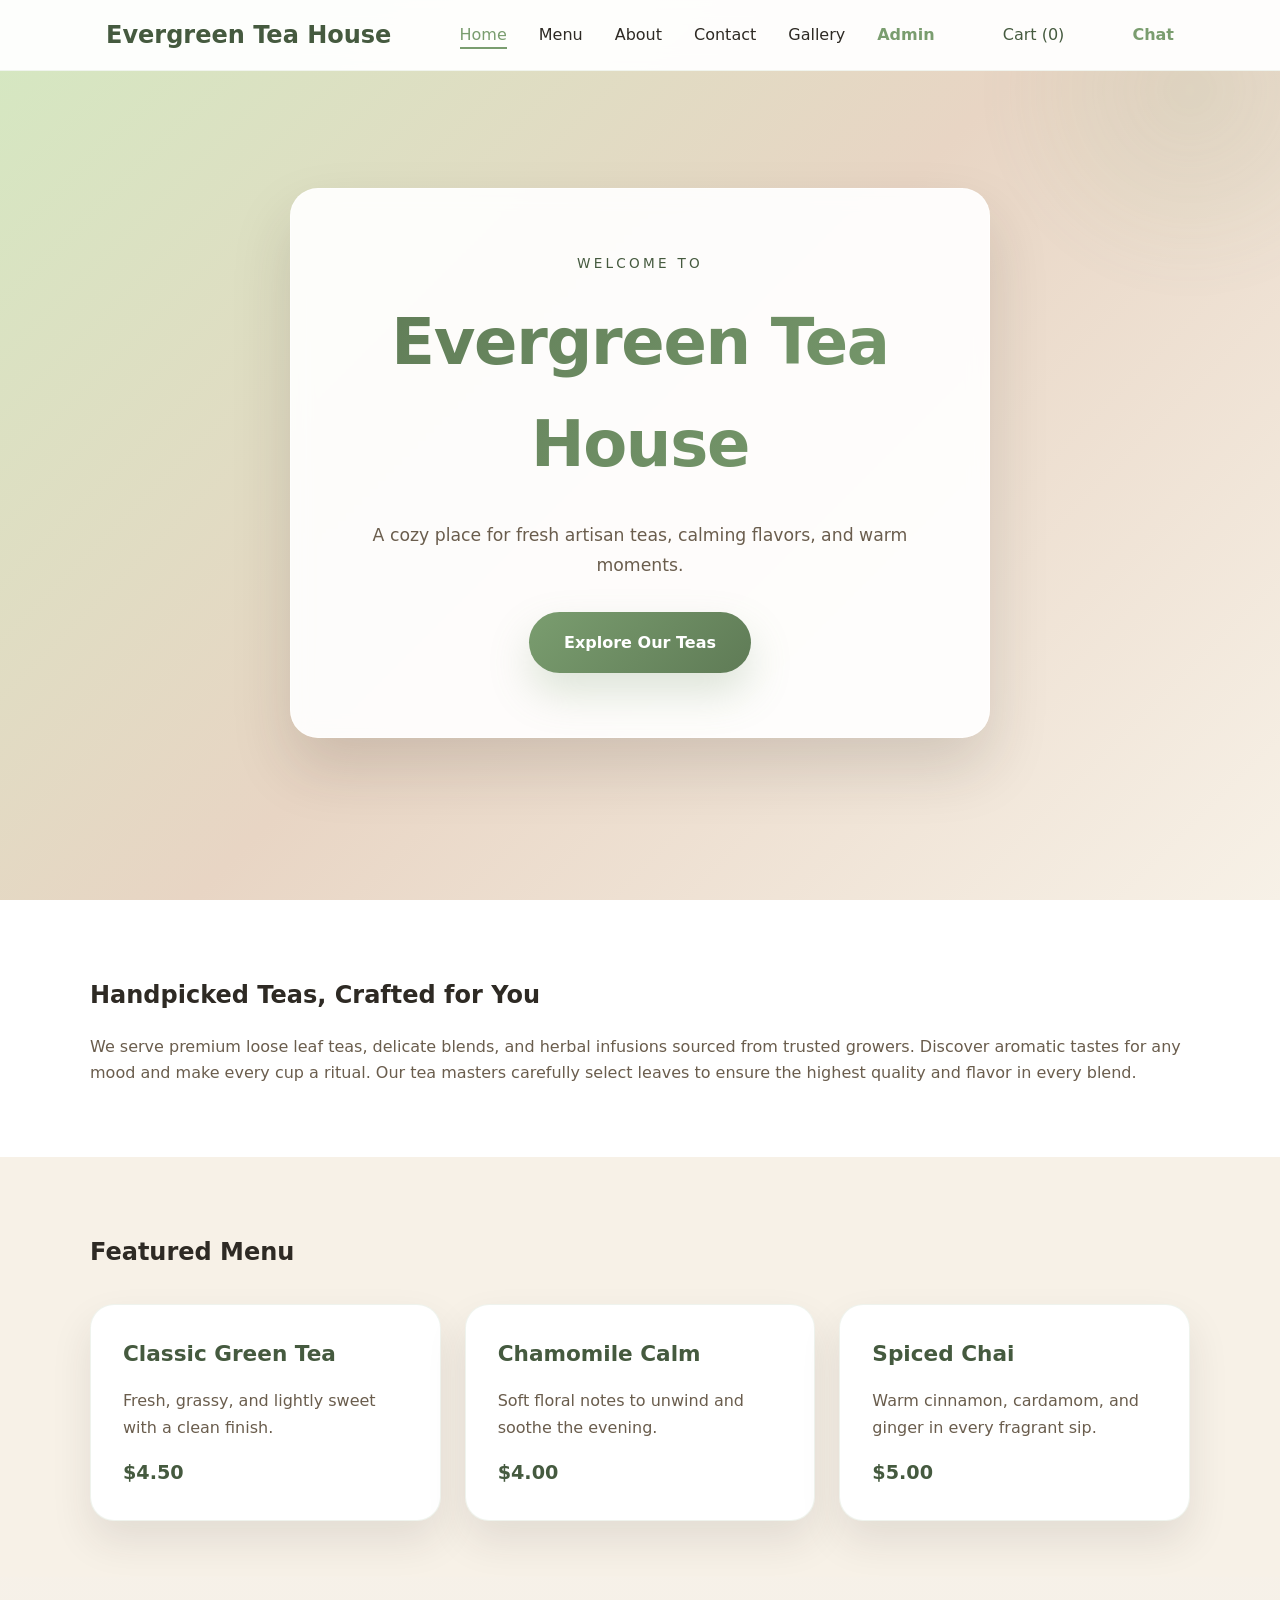
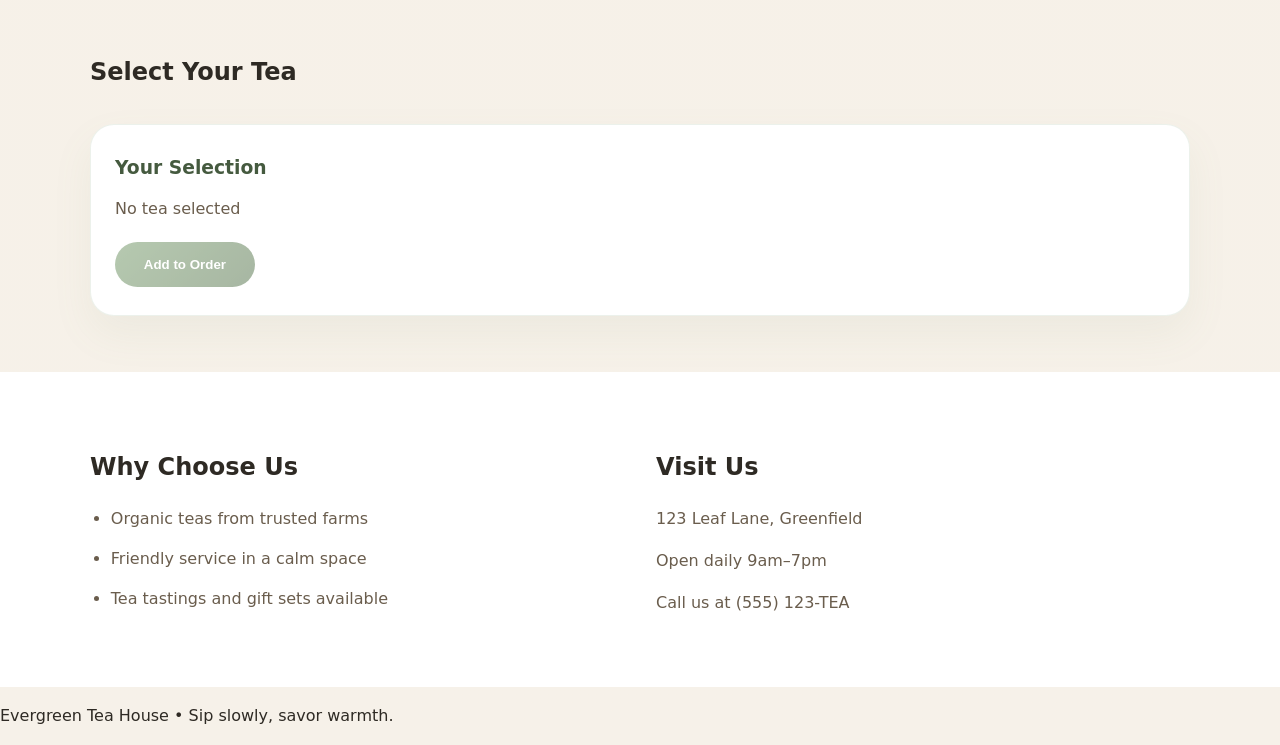
<file: index.html>
<!DOCTYPE html>
<html lang="en">
<head>
  <meta charset="UTF-8" />
  <meta name="viewport" content="width=device-width, initial-scale=1.0" />
  <title>Evergreen Tea House</title>
  <link rel="stylesheet" href="styles.css" />
</head>
<body>
  <nav class="navbar">
    <div class="nav-container">
      <a href="index.html" class="nav-logo">Evergreen Tea House</a>
      <ul class="nav-menu">
        <li><a href="index.html">Home</a></li>
        <li><a href="menu.html">Menu</a></li>
        <li><a href="about.html">About</a></li>
        <li><a href="contact.html">Contact</a></li>
        <li><a href="gallery.html">Gallery</a></li>
        <li><a href="admin.html" style="color: var(--accent); font-weight: 600;">Admin</a></li>
      </ul>
      <div class="cart-icon">Cart (<span class="cart-count">0</span>)</div>
      <div class="chat-icon">Chat</div>
    </div>
  </nav>
  <header class="hero">
    <div class="hero-content">
      <p class="eyebrow">Welcome to</p>
      <h1>Evergreen Tea House</h1>
      <p class="hero-text">A cozy place for fresh artisan teas, calming flavors, and warm moments.</p>
      <a href="#menu" class="cta-button">Explore Our Teas</a>
    </div>
  </header>

  <main>
    <section class="section intro">
      <div class="section-content">
        <h2>Handpicked Teas, Crafted for You</h2>
        <p>We serve premium loose leaf teas, delicate blends, and herbal infusions sourced from trusted growers. Discover aromatic tastes for any mood and make every cup a ritual. Our tea masters carefully select leaves to ensure the highest quality and flavor in every blend.</p>
      </div>
    </section>

    <section id="menu" class="section menu">
      <div class="section-content">
        <h2>Featured Menu</h2>
        <div class="cards">
          <article class="card" data-detail="Fresh, grassy, and lightly sweet with a clean finish." data-benefit="Boosts focus and helps restore calm.">
            <h3>Classic Green Tea</h3>
            <p>Fresh, grassy, and lightly sweet with a clean finish.</p>
            <span class="price">$4.50</span>
          </article>
          <article class="card" data-detail="Soft floral notes to unwind and soothe the evening." data-benefit="Perfect for relaxation and an evening ritual.">
            <h3>Chamomile Calm</h3>
            <p>Soft floral notes to unwind and soothe the evening.</p>
            <span class="price">$4.00</span>
          </article>
          <article class="card" data-detail="Warm cinnamon, cardamom, and ginger in every fragrant sip." data-benefit="Comforting spice blend to energize and soothe.">
            <h3>Spiced Chai</h3>
            <p>Warm cinnamon, cardamom, and ginger in every fragrant sip.</p>
            <span class="price">$5.00</span>
          </article>
        </div>
      </div>
    </section>

    <section class="section selection">
      <div class="section-content">
        <h2>Select Your Tea</h2>
        <div class="selection-panel">
          <h3>Your Selection</h3>
          <p class="selection-text">No tea selected</p>
          <button class="action-button add-order-button" disabled>Add to Order</button>
        </div>
      </div>
    </section>

    <section class="section about">
      <div class="section-content split">
        <div>
          <h2>Why Choose Us</h2>
          <ul>
            <li>Organic teas from trusted farms</li>
            <li>Friendly service in a calm space</li>
            <li>Tea tastings and gift sets available</li>
          </ul>
        </div>
        <div>
          <h2>Visit Us</h2>
          <p>123 Leaf Lane, Greenfield</p>
          <p>Open daily 9am–7pm</p>
          <p>Call us at (555) 123-TEA</p>
        </div>
      </div>
    </section>
  </main>

  <footer class="footer">
    <p>Evergreen Tea House • Sip slowly, savor warmth.</p>
  </footer>

  <div id="chat-modal" class="chat-modal">
    <div class="chat-container">
      <div class="chat-header">
        <h3>Tea Assistant</h3>
        <button class="close-chat">&times;</button>
      </div>
      <div class="chat-messages" id="chat-messages">
        <div class="message bot-message">
          <p>Hello! I'm your Tea Assistant. How can I help you today? Ask me about our teas or recommendations!</p>
        </div>
      </div>
      <div class="chat-input">
        <input type="text" id="chat-input" placeholder="Type your message...">
        <button id="send-chat">Send</button>
      </div>
    </div>
  </div>

  <div id="cart-modal" class="cart-modal">
    <div class="cart-container">
      <div class="cart-header">
        <h3>Your Cart</h3>
        <button class="close-cart">&times;</button>
      </div>
      <div class="cart-summary">
        <ul class="cart-items"></ul>
        <p class="cart-total">Total: $0.00</p>
        <button class="checkout-button action-button" disabled>Checkout</button>
      </div>
    </div>
  </div>

  <script src="script.js"></script>
</body>
</html>
</file>
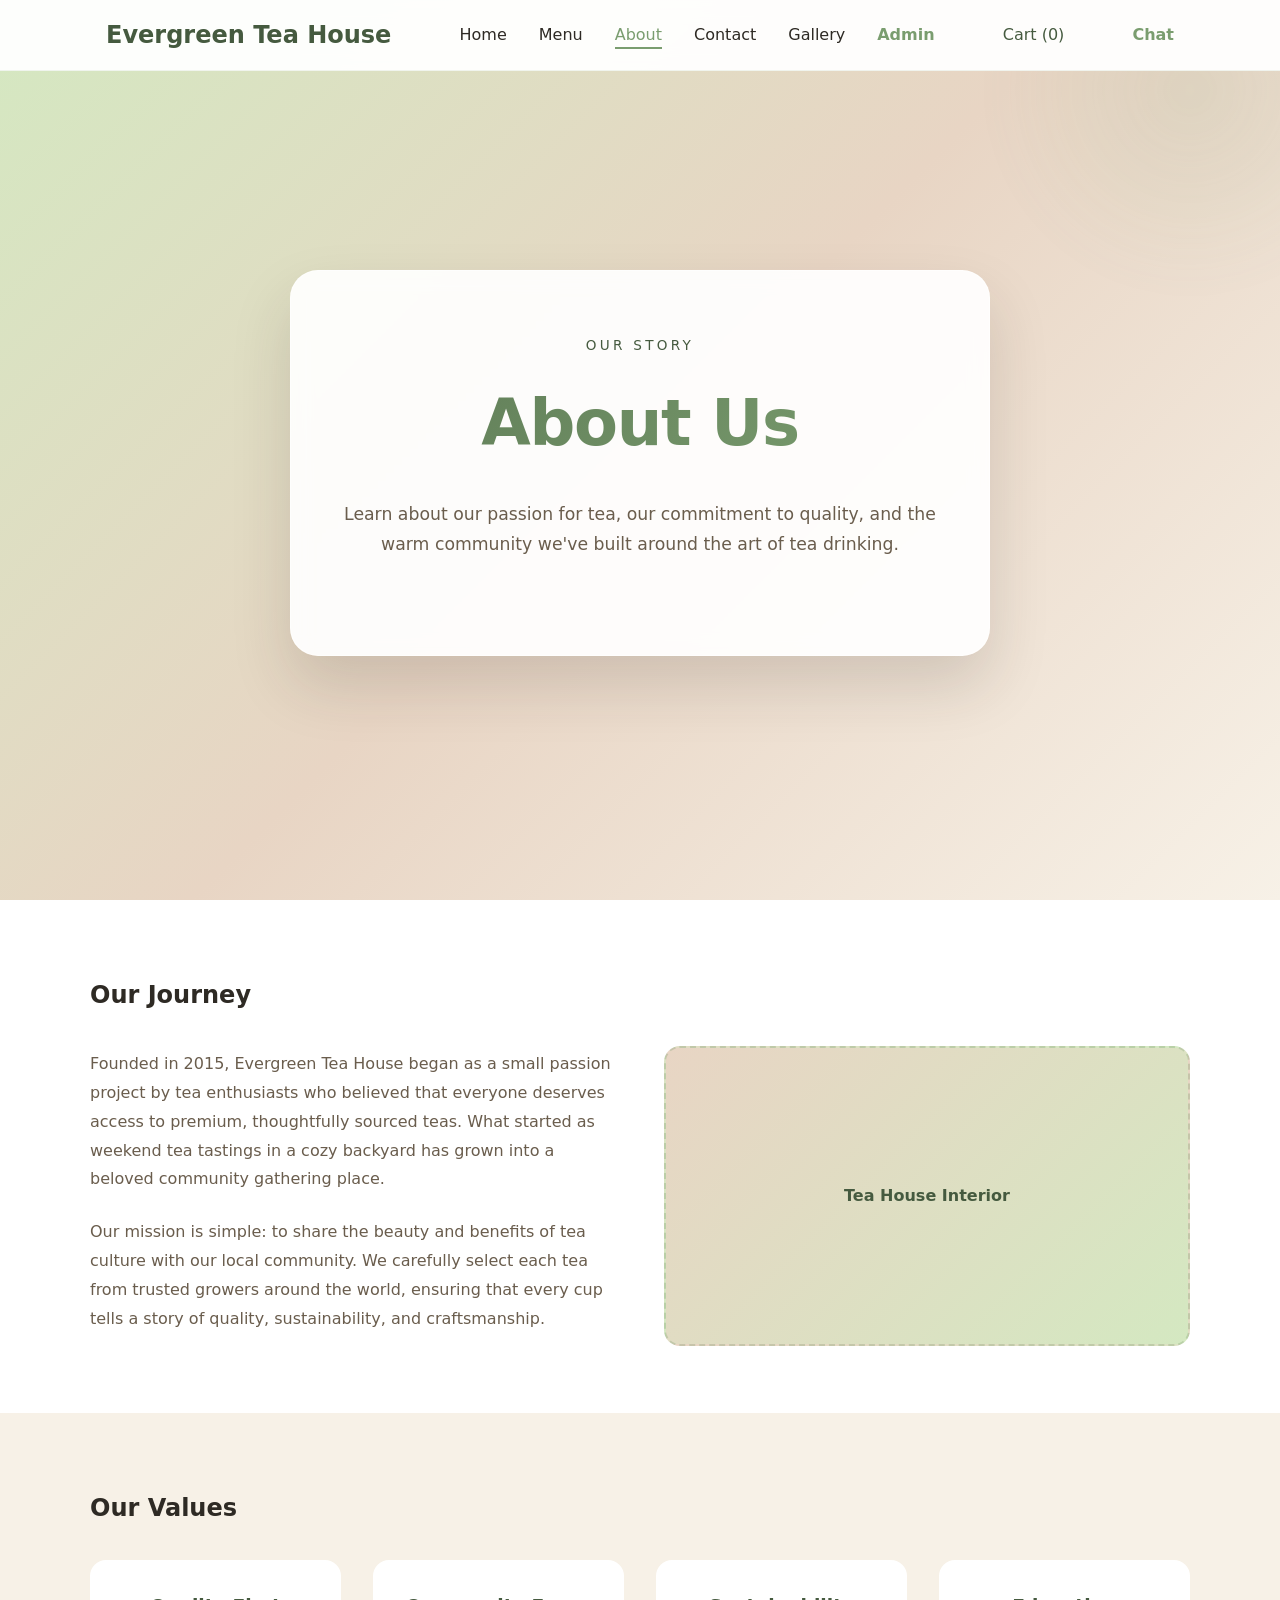
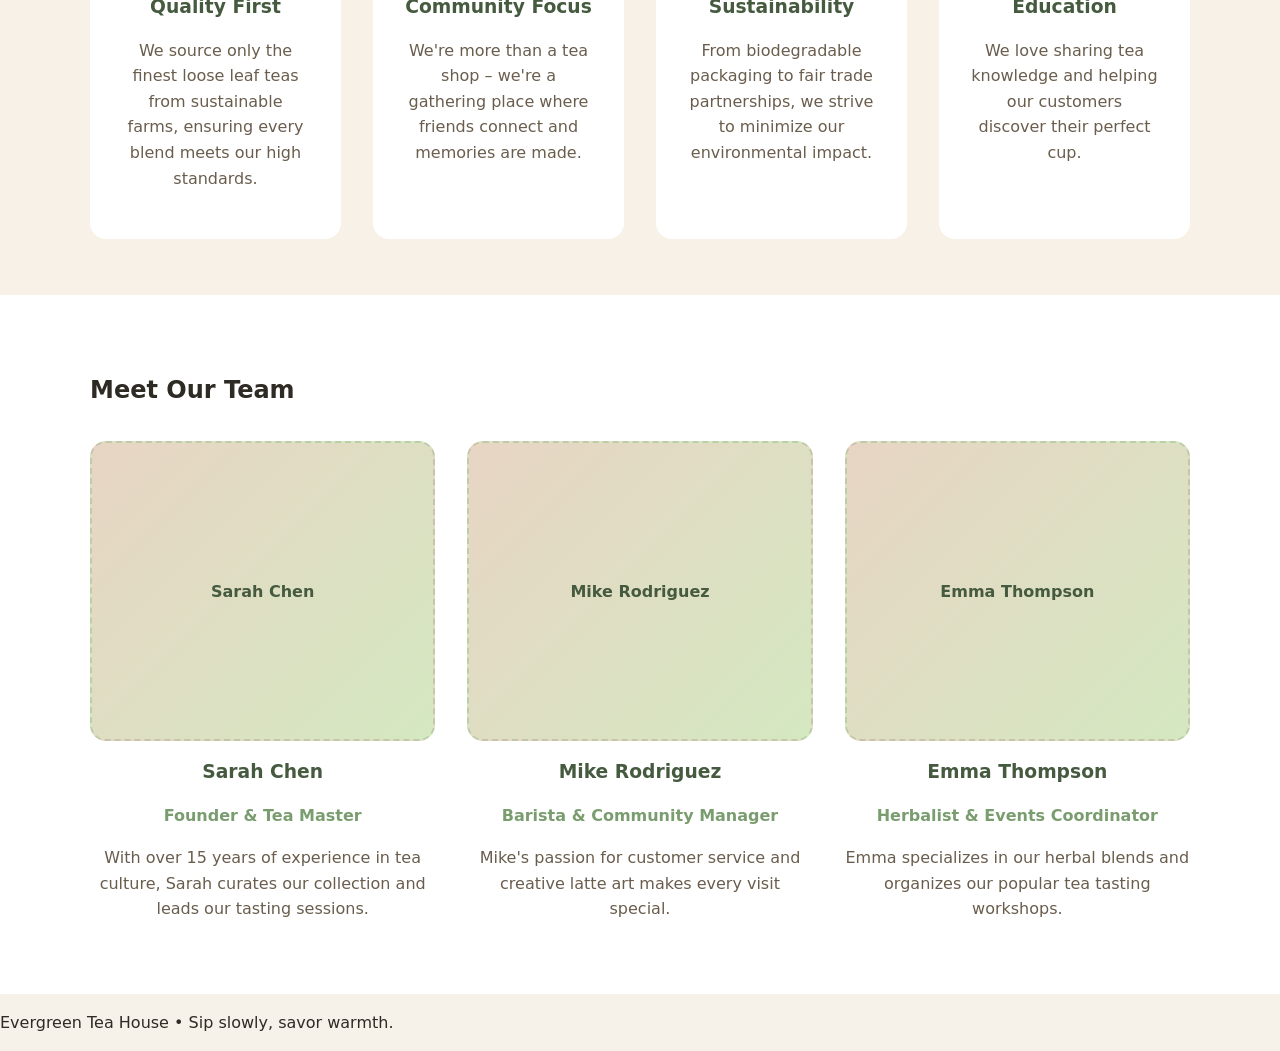
<file: about.html>
<!DOCTYPE html>
<html lang="en">
<head>
  <meta charset="UTF-8" />
  <meta name="viewport" content="width=device-width, initial-scale=1.0" />
  <title>About - Evergreen Tea House</title>
  <link rel="stylesheet" href="styles.css" />
</head>
<body>
  <nav class="navbar">
    <div class="nav-container">
      <a href="index.html" class="nav-logo">Evergreen Tea House</a>
      <ul class="nav-menu">
        <li><a href="index.html">Home</a></li>
        <li><a href="menu.html">Menu</a></li>
        <li><a href="about.html">About</a></li>
        <li><a href="contact.html">Contact</a></li>
        <li><a href="gallery.html">Gallery</a></li>
        <li><a href="admin.html" style="color: var(--accent); font-weight: 600;">Admin</a></li>
      </ul>
      <div class="cart-icon">Cart (<span class="cart-count">0</span>)</div>
      <div class="chat-icon">Chat</div>
    </div>
  </nav>

  <header class="hero about-hero">
    <div class="hero-content">
      <p class="eyebrow">Our Story</p>
      <h1>About Us</h1>
      <p class="hero-text">Learn about our passion for tea, our commitment to quality, and the warm community we've built around the art of tea drinking.</p>
    </div>
  </header>

  <main>
    <section class="section story">
      <div class="section-content">
        <h2>Our Journey</h2>
        <div class="story-content">
          <div class="story-text">
            <p>Founded in 2015, Evergreen Tea House began as a small passion project by tea enthusiasts who believed that everyone deserves access to premium, thoughtfully sourced teas. What started as weekend tea tastings in a cozy backyard has grown into a beloved community gathering place.</p>
            <p>Our mission is simple: to share the beauty and benefits of tea culture with our local community. We carefully select each tea from trusted growers around the world, ensuring that every cup tells a story of quality, sustainability, and craftsmanship.</p>
          </div>
          <div class="story-image">
            <div class="placeholder-image">Tea House Interior</div>
          </div>
        </div>
      </div>
    </section>

    <section class="section values">
      <div class="section-content">
        <h2>Our Values</h2>
        <div class="values-grid">
          <div class="value-item">
            <h3>Quality First</h3>
            <p>We source only the finest loose leaf teas from sustainable farms, ensuring every blend meets our high standards.</p>
          </div>
          <div class="value-item">
            <h3>Community Focus</h3>
            <p>We're more than a tea shop – we're a gathering place where friends connect and memories are made.</p>
          </div>
          <div class="value-item">
            <h3>Sustainability</h3>
            <p>From biodegradable packaging to fair trade partnerships, we strive to minimize our environmental impact.</p>
          </div>
          <div class="value-item">
            <h3>Education</h3>
            <p>We love sharing tea knowledge and helping our customers discover their perfect cup.</p>
          </div>
        </div>
      </div>
    </section>

    <section class="section team">
      <div class="section-content">
        <h2>Meet Our Team</h2>
        <div class="team-grid">
          <div class="team-member">
            <div class="member-image">
              <div class="placeholder-image">Sarah Chen</div>
            </div>
            <h3>Sarah Chen</h3>
            <p>Founder & Tea Master</p>
            <p>With over 15 years of experience in tea culture, Sarah curates our collection and leads our tasting sessions.</p>
          </div>
          <div class="team-member">
            <div class="member-image">
              <div class="placeholder-image">Mike Rodriguez</div>
            </div>
            <h3>Mike Rodriguez</h3>
            <p>Barista & Community Manager</p>
            <p>Mike's passion for customer service and creative latte art makes every visit special.</p>
          </div>
          <div class="team-member">
            <div class="member-image">
              <div class="placeholder-image">Emma Thompson</div>
            </div>
            <h3>Emma Thompson</h3>
            <p>Herbalist & Events Coordinator</p>
            <p>Emma specializes in our herbal blends and organizes our popular tea tasting workshops.</p>
          </div>
        </div>
      </div>
    </section>
  </main>

  <footer class="footer">
    <p>Evergreen Tea House • Sip slowly, savor warmth.</p>
  </footer>

  <div id="chat-modal" class="chat-modal">
    <div class="chat-container">
      <div class="chat-header">
        <h3>Tea Assistant</h3>
        <button class="close-chat">&times;</button>
      </div>
      <div class="chat-messages" id="chat-messages">
        <div class="message bot-message">
          <p>Hello! I'm your Tea Assistant. How can I help you today? Ask me about our teas or recommendations!</p>
        </div>
      </div>
      <div class="chat-input">
        <input type="text" id="chat-input" placeholder="Type your message...">
        <button id="send-chat">Send</button>
      </div>
    </div>
  </div>

  <div id="cart-modal" class="cart-modal">
    <div class="cart-container">
      <div class="cart-header">
        <h3>Your Cart</h3>
        <button class="close-cart">&times;</button>
      </div>
      <div class="cart-summary">
        <ul class="cart-items"></ul>
        <p class="cart-total">Total: $0.00</p>
        <button class="checkout-button action-button" disabled>Checkout</button>
      </div>
    </div>
  </div>

  <script src="script.js"></script>
</body>
</html>
</file>
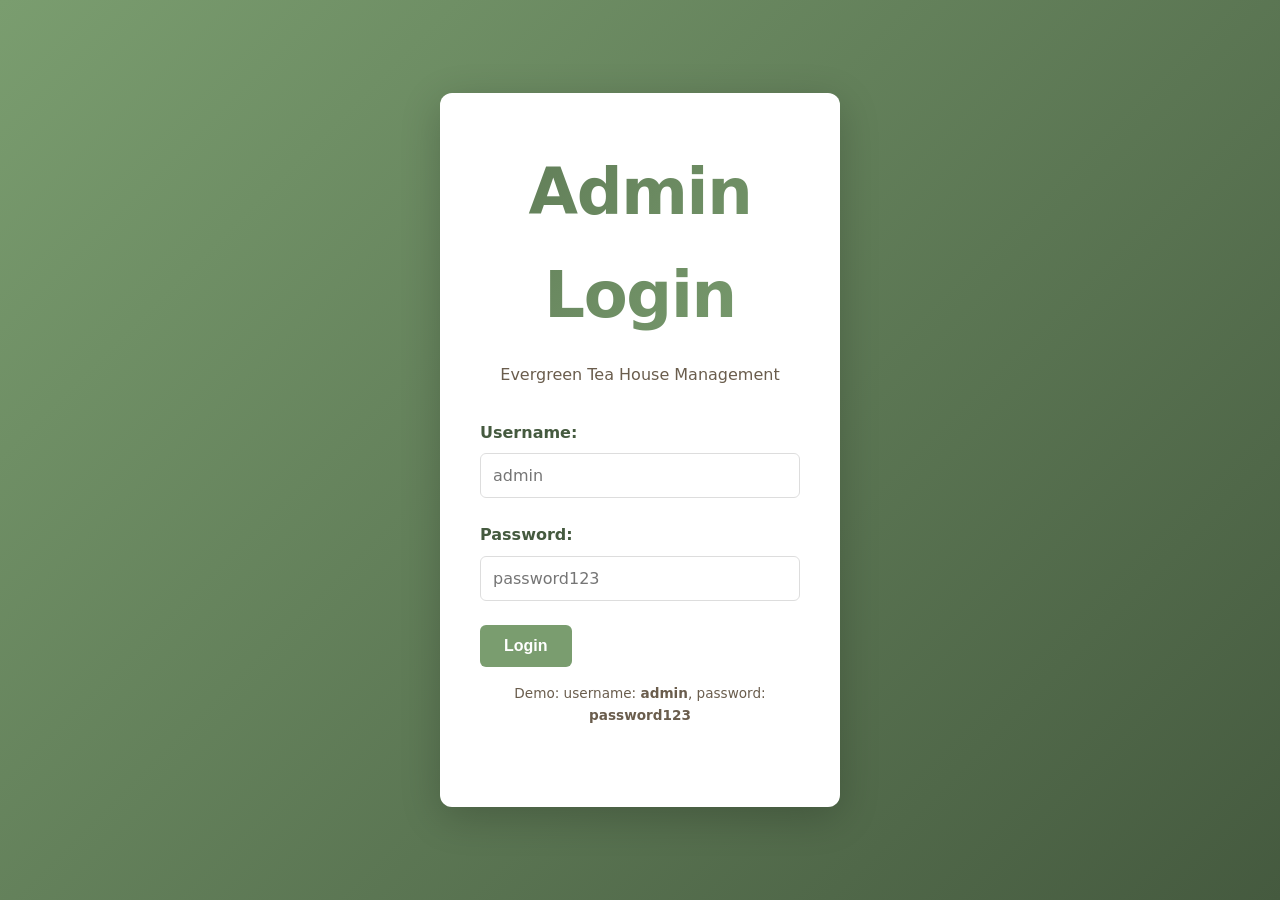
<file: admin.html>
<!DOCTYPE html>
<html lang="en">
<head>
  <meta charset="UTF-8" />
  <meta name="viewport" content="width=device-width, initial-scale=1.0" />
  <title>Admin Dashboard - Evergreen Tea House</title>
  <link rel="stylesheet" href="styles.css" />
  <link rel="stylesheet" href="admin.css" />
</head>
<body>
  <div class="admin-wrapper">
    <!-- Login Screen -->
    <div id="login-screen" class="login-screen active">
      <div class="login-container">
        <h1>Admin Login</h1>
        <p>Evergreen Tea House Management</p>
        <form id="login-form">
          <div class="form-group">
            <label for="username">Username:</label>
            <input type="text" id="username" placeholder="admin" required>
          </div>
          <div class="form-group">
            <label for="password">Password:</label>
            <input type="password" id="password" placeholder="password123" required>
          </div>
          <button type="submit" class="action-button">Login</button>
          <p class="login-hint">Demo: username: <strong>admin</strong>, password: <strong>password123</strong></p>
        </form>
      </div>
    </div>

    <!-- Admin Dashboard -->
    <div id="admin-dashboard" class="admin-dashboard">
      <!-- Sidebar Navigation -->
      <aside class="admin-sidebar">
        <div class="sidebar-header">
          <svg class="admin-logo" viewBox="0 0 64 64" role="img" aria-label="Evergreen Tea House Logo" xmlns="http://www.w3.org/2000/svg">
            <path d="M18 36h28c0 8-6 14-14 14s-14-6-14-14Z" fill="#ffffff"/>
            <path d="M18 36h28v4a10 10 0 0 1-10 10H28a10 10 0 0 1-10-10v-4Z" fill="#ffffff" opacity="0.75"/>
            <path d="M24 24s2-10 10-10 10 10 10 10" stroke="#ffffff" stroke-width="3" fill="none" stroke-linecap="round"/>
            <path d="M30 14c0 4-4 6-4 10" stroke="#ffffff" stroke-width="3" fill="none" stroke-linecap="round"/>
            <path d="M38 14c0 4 4 6 4 10" stroke="#ffffff" stroke-width="3" fill="none" stroke-linecap="round"/>
          </svg>
          <button class="logout-btn" id="logout-btn">Logout</button>
        </div>
        <nav class="admin-nav">
          <button class="nav-item active" data-section="dashboard">
            📊 Dashboard
          </button>
          <button class="nav-item" data-section="teas">
            🍵 Manage Teas
          </button>
          <button class="nav-item" data-section="orders">
            📦 Orders
          </button>
          <button class="nav-item" data-section="analytics">
            📈 Analytics
          </button>
          <button class="nav-item" data-section="settings">
            ⚙️ Settings
          </button>
        </nav>
      </aside>

      <!-- Main Content Area -->
      <main class="admin-content">
        <!-- Dashboard Section -->
        <section id="dashboard" class="admin-section active">
          <h1>Dashboard</h1>
          <div class="stats-grid">
            <div class="stat-card">
              <h3>Total Orders</h3>
              <p class="stat-value" id="total-orders">0</p>
            </div>
            <div class="stat-card">
              <h3>Total Revenue</h3>
              <p class="stat-value" id="total-revenue">$0.00</p>
            </div>
            <div class="stat-card">
              <h3>Teas Available</h3>
              <p class="stat-value" id="total-teas">0</p>
            </div>
            <div class="stat-card">
              <h3>Top Tea</h3>
              <p class="stat-value" id="top-tea">N/A</p>
            </div>
          </div>
          <div class="recent-orders">
            <h2>Recent Orders</h2>
            <table>
              <thead>
                <tr>
                  <th>Order ID</th>
                  <th>Items</th>
                  <th>Total</th>
                  <th>Date</th>
                  <th>Status</th>
                </tr>
              </thead>
              <tbody id="recent-orders-list">
                <tr>
                  <td colspan="5" style="text-align: center;">No orders yet</td>
                </tr>
              </tbody>
            </table>
          </div>
        </section>

        <!-- Manage Teas Section -->
        <section id="teas" class="admin-section">
          <h1>Manage Teas</h1>
          <button class="action-button add-tea-btn">+ Add New Tea</button>
          
          <div id="add-tea-form" class="tea-form hidden">
            <h2>Add New Tea</h2>
            <form id="tea-form">
              <div class="form-group">
                <label>Tea Name:</label>
                <input type="text" id="tea-name" required>
              </div>
              <div class="form-group">
                <label>Description:</label>
                <textarea id="tea-description" required></textarea>
              </div>
              <div class="form-group">
                <label>Benefits:</label>
                <input type="text" id="tea-benefits" placeholder="e.g., Boosts energy, Relaxing" required>
              </div>
              <div class="form-group">
                <label>Price ($):</label>
                <input type="number" id="tea-price" step="0.01" min="0" required>
              </div>
              <div class="form-group">
                <label>Stock Quantity:</label>
                <input type="number" id="tea-stock" min="0" required>
              </div>
              <div class="form-buttons">
                <button type="submit" class="action-button">Save Tea</button>
                <button type="button" class="action-button" id="cancel-tea-form" style="background: #999;">Cancel</button>
              </div>
            </form>
          </div>

          <table class="teas-table">
            <thead>
              <tr>
                <th>Tea Name</th>
                <th>Price</th>
                <th>Stock</th>
                <th>Description</th>
                <th>Actions</th>
              </tr>
            </thead>
            <tbody id="teas-list">
              <tr>
                <td colspan="5" style="text-align: center;">No teas added yet</td>
              </tr>
            </tbody>
          </table>
        </section>

        <!-- Orders Section -->
        <section id="orders" class="admin-section">
          <h1>Orders</h1>
          <div class="orders-filter">
            <input type="text" id="order-search" placeholder="Search orders...">
            <select id="order-status-filter">
              <option value="">All Status</option>
              <option value="pending">Pending</option>
              <option value="completed">Completed</option>
              <option value="cancelled">Cancelled</option>
            </select>
          </div>
          <table class="orders-table">
            <thead>
              <tr>
                <th>Order ID</th>
                <th>Date</th>
                <th>Items</th>
                <th>Total</th>
                <th>Status</th>
                <th>Actions</th>
              </tr>
            </thead>
            <tbody id="orders-list">
              <tr>
                <td colspan="6" style="text-align: center;">No orders found</td>
              </tr>
            </tbody>
          </table>
        </section>

        <!-- Analytics Section -->
        <section id="analytics" class="admin-section">
          <h1>Analytics</h1>
          <div class="analytics-grid">
            <div class="analytics-card">
              <h2>Sales This Month</h2>
              <p class="analytics-value" id="monthly-sales">$0.00</p>
            </div>
            <div class="analytics-card">
              <h2>Orders This Month</h2>
              <p class="analytics-value" id="monthly-orders">0</p>
            </div>
            <div class="analytics-card">
              <h2>Average Order Value</h2>
              <p class="analytics-value" id="avg-order-value">$0.00</p>
            </div>
          </div>
          <div class="tea-popularity">
            <h2>Tea Popularity</h2>
            <ul id="tea-popularity-list">
              <li>No data available</li>
            </ul>
          </div>
        </section>

        <!-- Settings Section -->
        <section id="settings" class="admin-section">
          <h1>Settings</h1>
          <div class="settings-form">
            <div class="form-group">
              <label>Store Name:</label>
              <input type="text" id="store-name" value="Evergreen Tea House">
            </div>
            <div class="form-group">
              <label>Store Address:</label>
              <input type="text" id="store-address" value="123 Leaf Lane, Greenfield">
            </div>
            <div class="form-group">
              <label>Store Phone:</label>
              <input type="text" id="store-phone" value="(555) 123-TEA">
            </div>
            <div class="form-group">
              <label>Opening Hours:</label>
              <input type="text" id="store-hours" value="9am - 7pm Daily">
            </div>
            <div class="form-group">
              <label>Tax Rate (%):</label>
              <input type="number" id="tax-rate" value="8" step="0.1">
            </div>
            <button class="action-button save-settings-btn">Save Settings</button>
          </div>
        </section>
      </main>
    </div>
  </div>

  <script src="admin.js"></script>
</body>
</html>
</file>
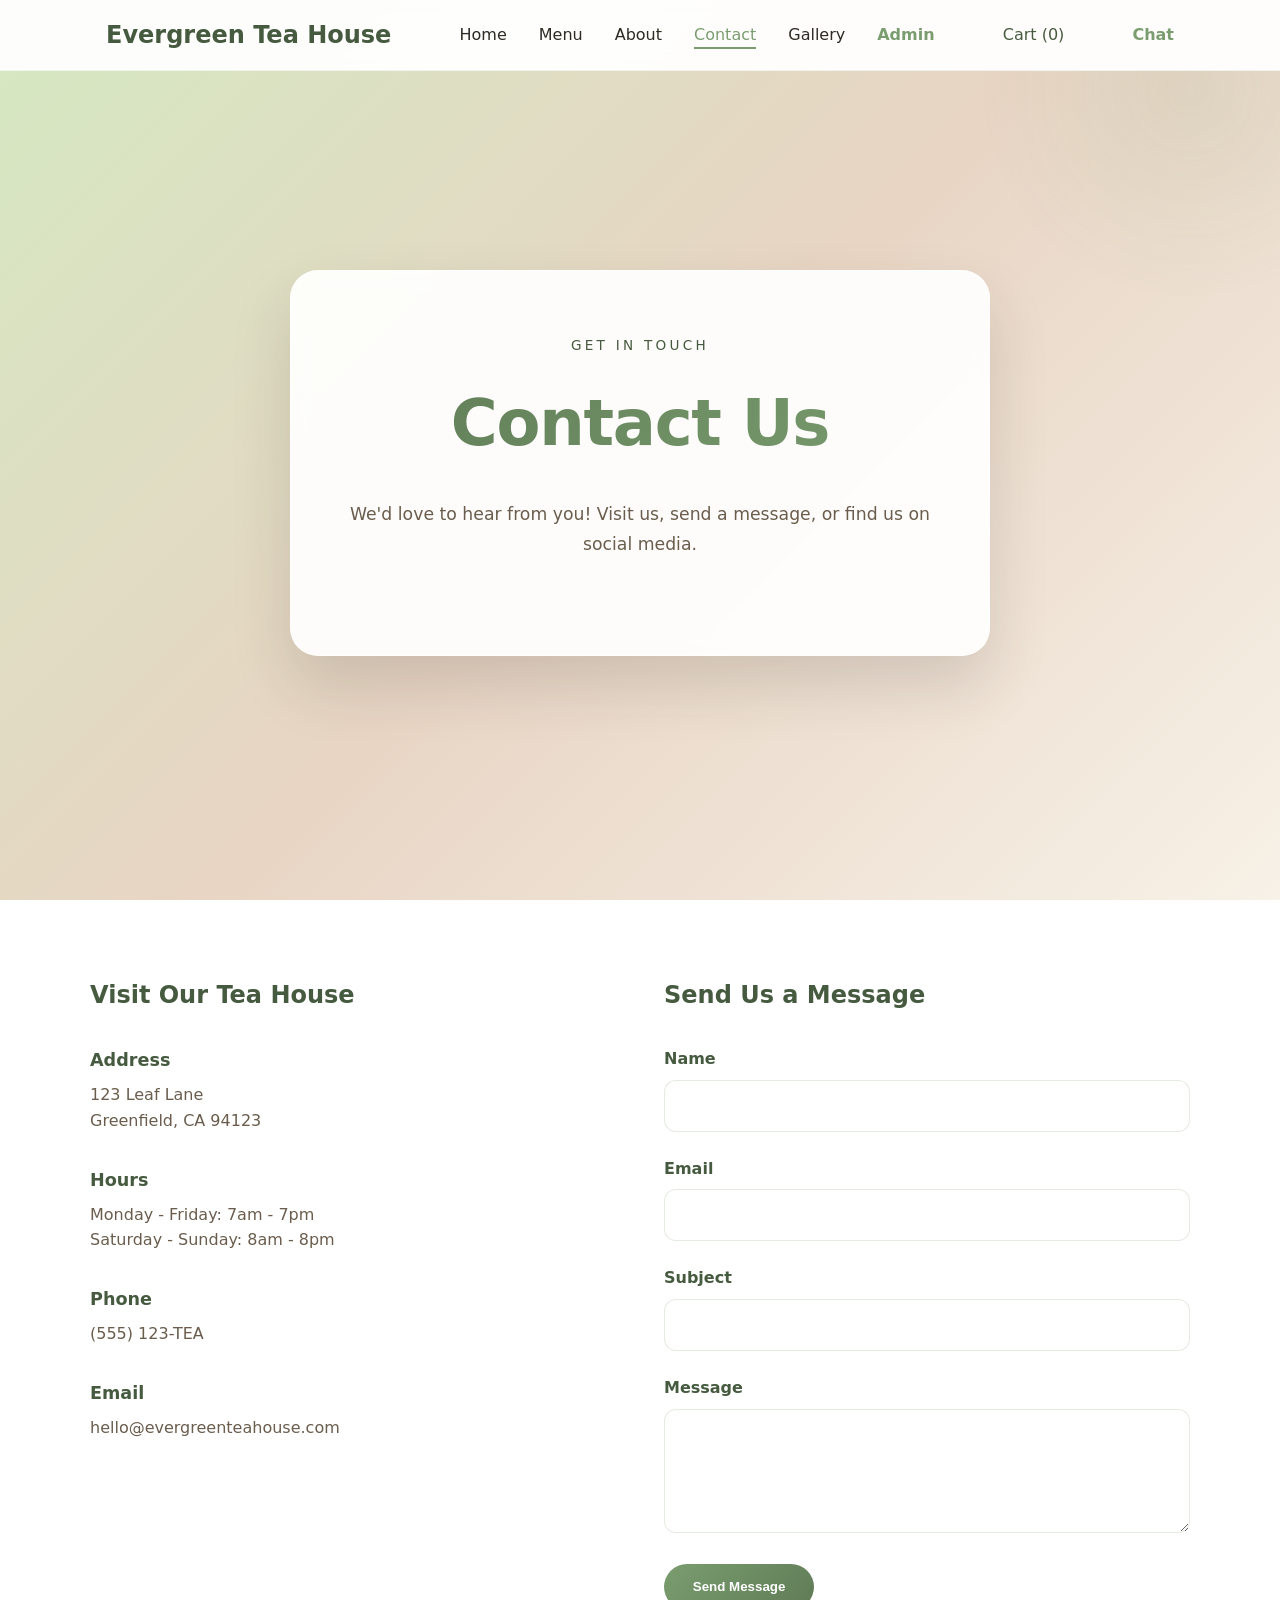
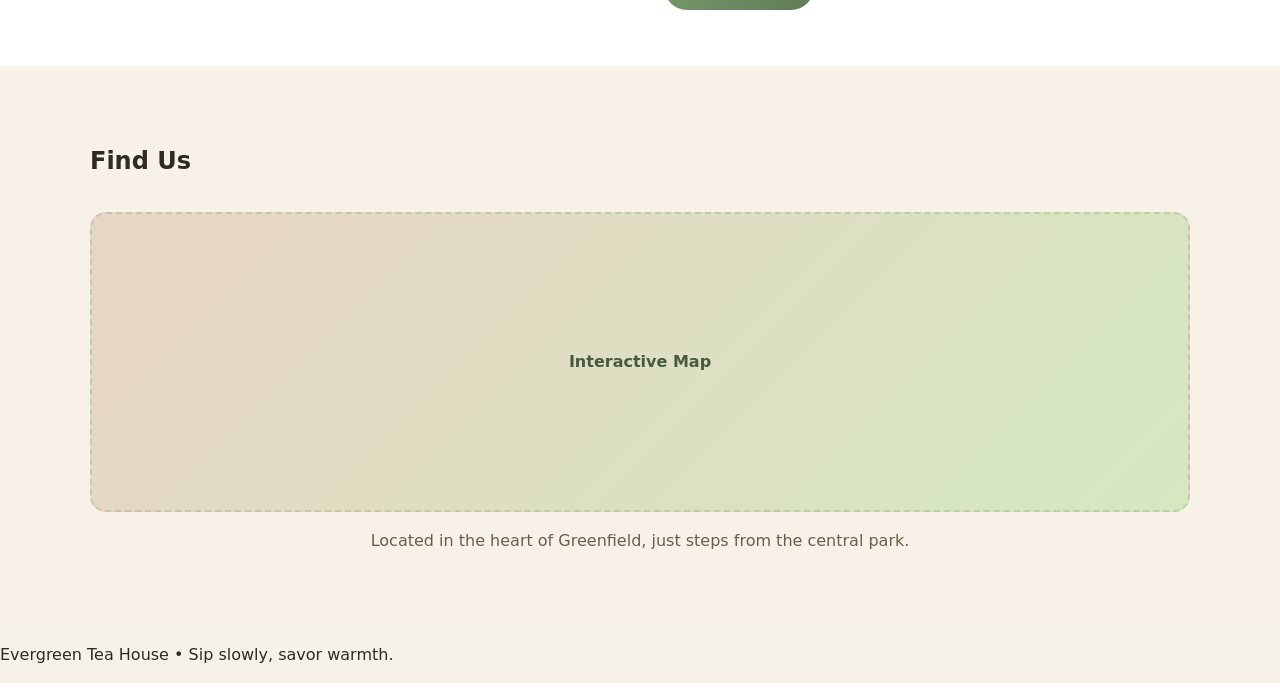
<file: contact.html>
<!DOCTYPE html>
<html lang="en">
<head>
  <meta charset="UTF-8" />
  <meta name="viewport" content="width=device-width, initial-scale=1.0" />
  <title>Contact - Evergreen Tea House</title>
  <link rel="stylesheet" href="styles.css" />
</head>
<body>
  <nav class="navbar">
    <div class="nav-container">
      <a href="index.html" class="nav-logo">Evergreen Tea House</a>
      <ul class="nav-menu">
        <li><a href="index.html">Home</a></li>
        <li><a href="menu.html">Menu</a></li>
        <li><a href="about.html">About</a></li>
        <li><a href="contact.html">Contact</a></li>
        <li><a href="gallery.html">Gallery</a></li>
        <li><a href="admin.html" style="color: var(--accent); font-weight: 600;">Admin</a></li>
      </ul>
      <div class="cart-icon">Cart (<span class="cart-count">0</span>)</div>
      <div class="chat-icon">Chat</div>
    </div>
  </nav>

  <header class="hero contact-hero">
    <div class="hero-content">
      <p class="eyebrow">Get in Touch</p>
      <h1>Contact Us</h1>
      <p class="hero-text">We'd love to hear from you! Visit us, send a message, or find us on social media.</p>
    </div>
  </header>

  <main>
    <section class="section contact-info">
      <div class="section-content">
        <div class="contact-grid">
          <div class="contact-details">
            <h2>Visit Our Tea House</h2>
            <div class="contact-item">
              <h3>Address</h3>
              <p>123 Leaf Lane<br>Greenfield, CA 94123</p>
            </div>
            <div class="contact-item">
              <h3>Hours</h3>
              <p>Monday - Friday: 7am - 7pm<br>Saturday - Sunday: 8am - 8pm</p>
            </div>
            <div class="contact-item">
              <h3>Phone</h3>
              <p>(555) 123-TEA</p>
            </div>
            <div class="contact-item">
              <h3>Email</h3>
              <p>hello@evergreenteahouse.com</p>
            </div>
          </div>
          <div class="contact-form">
            <h2>Send Us a Message</h2>
            <form id="contact-form">
              <div class="form-group">
                <label for="name">Name</label>
                <input type="text" id="name" name="name" required>
              </div>
              <div class="form-group">
                <label for="email">Email</label>
                <input type="email" id="email" name="email" required>
              </div>
              <div class="form-group">
                <label for="subject">Subject</label>
                <input type="text" id="subject" name="subject" required>
              </div>
              <div class="form-group">
                <label for="message">Message</label>
                <textarea id="message" name="message" rows="5" required></textarea>
              </div>
              <button type="submit" class="action-button">Send Message</button>
              <p class="form-message" aria-live="polite"></p>
            </form>
          </div>
        </div>
      </div>
    </section>

    <section class="section location">
      <div class="section-content">
        <h2>Find Us</h2>
        <div class="map-placeholder">
          <div class="placeholder-image">Interactive Map</div>
          <p>Located in the heart of Greenfield, just steps from the central park.</p>
        </div>
      </div>
    </section>
  </main>

  <footer class="footer">
    <p>Evergreen Tea House • Sip slowly, savor warmth.</p>
  </footer>

  <div id="chat-modal" class="chat-modal">
    <div class="chat-container">
      <div class="chat-header">
        <h3>Tea Assistant</h3>
        <button class="close-chat">&times;</button>
      </div>
      <div class="chat-messages" id="chat-messages">
        <div class="message bot-message">
          <p>Hello! I'm your Tea Assistant. How can I help you today? Ask me about our teas or recommendations!</p>
        </div>
      </div>
      <div class="chat-input">
        <input type="text" id="chat-input" placeholder="Type your message...">
        <button id="send-chat">Send</button>
      </div>
    </div>
  </div>

  <div id="cart-modal" class="cart-modal">
    <div class="cart-container">
      <div class="cart-header">
        <h3>Your Cart</h3>
        <button class="close-cart">&times;</button>
      </div>
      <div class="cart-summary">
        <ul class="cart-items"></ul>
        <p class="cart-total">Total: $0.00</p>
        <button class="checkout-button action-button" disabled>Checkout</button>
      </div>
    </div>
  </div>

  <script src="script.js"></script>
</body>
</html>
</file>
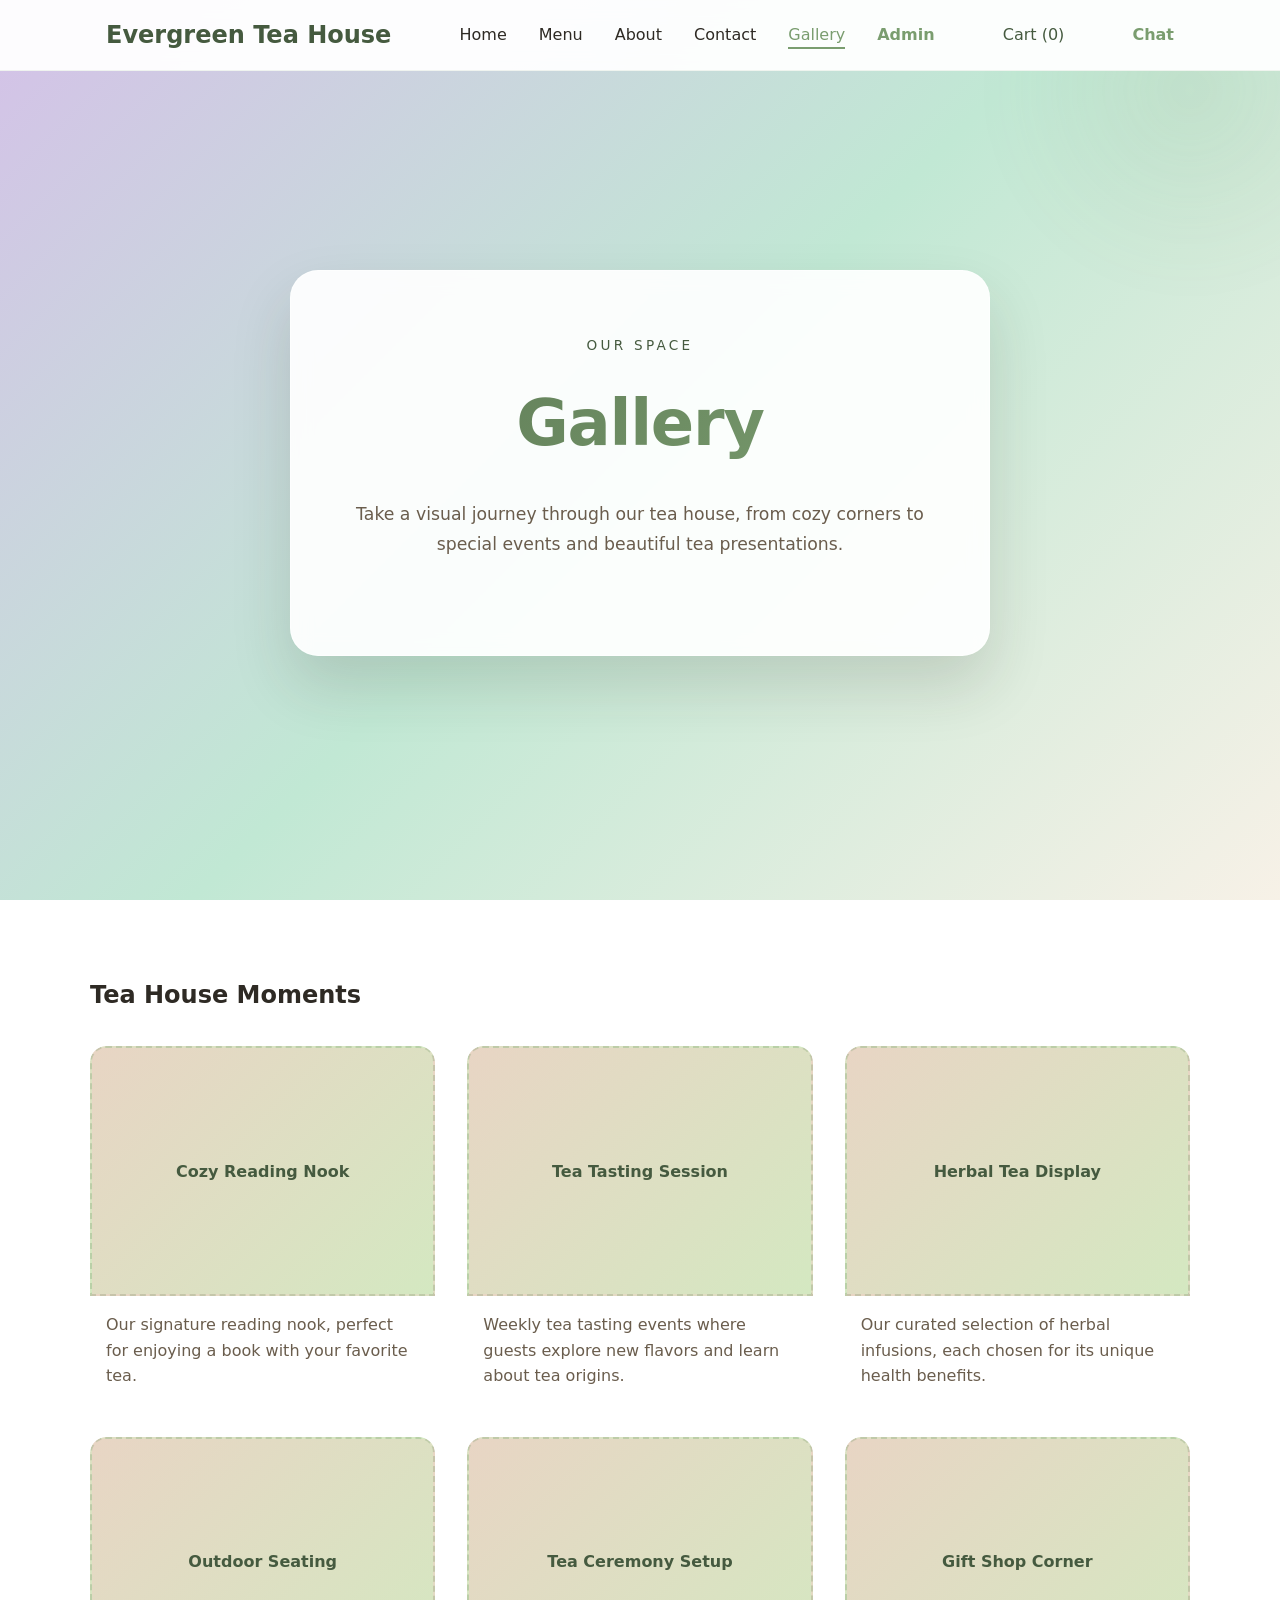
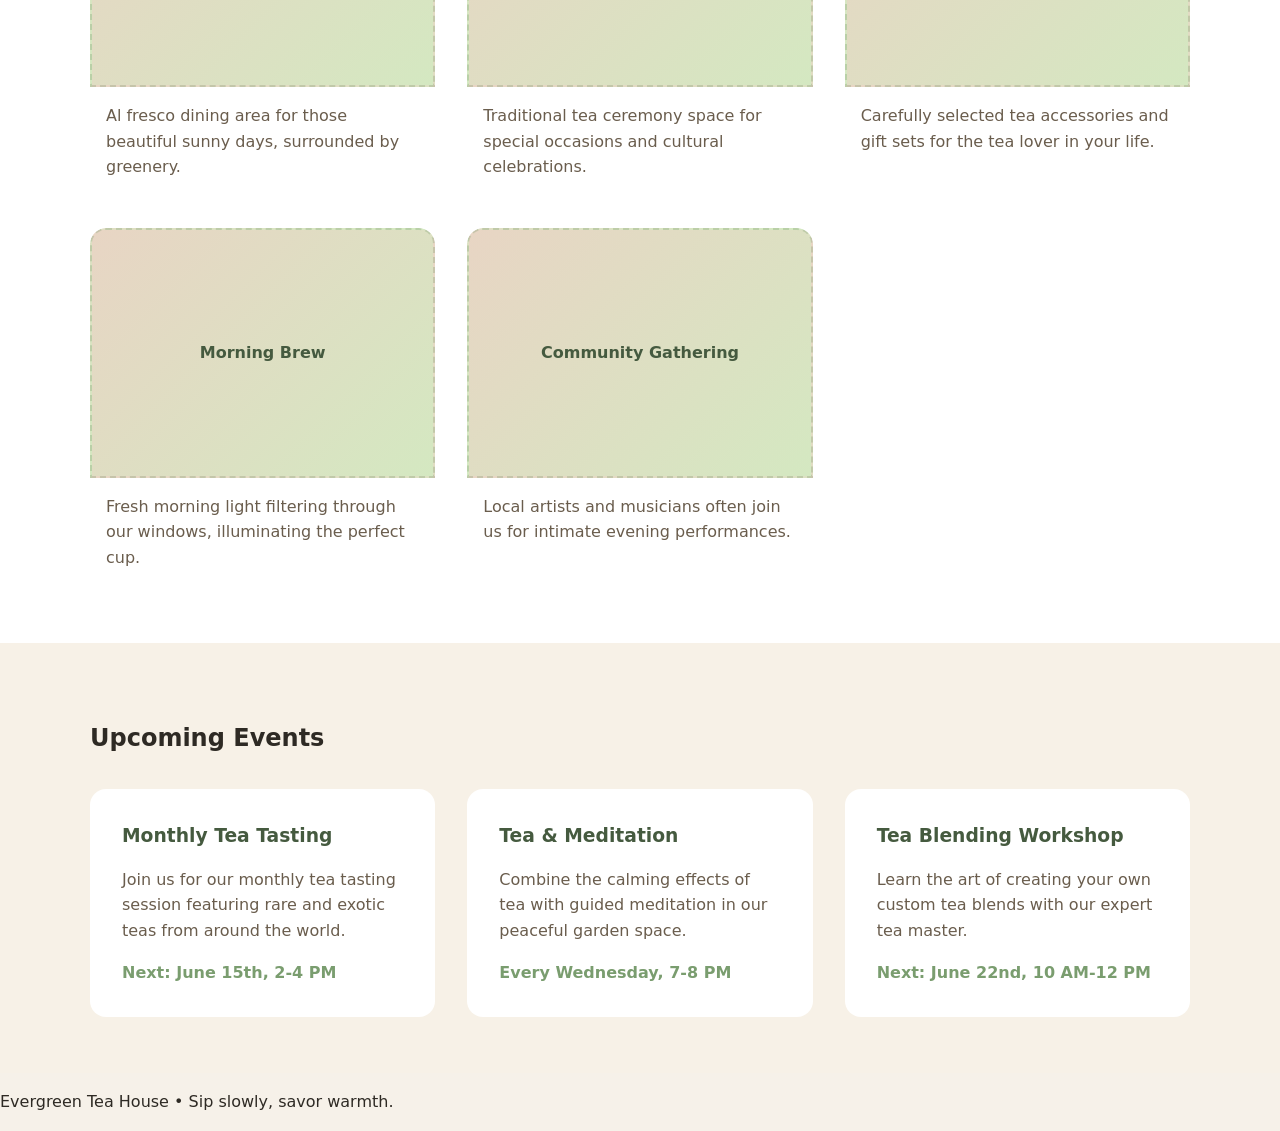
<file: gallery.html>
<!DOCTYPE html>
<html lang="en">
<head>
  <meta charset="UTF-8" />
  <meta name="viewport" content="width=device-width, initial-scale=1.0" />
  <title>Gallery - Evergreen Tea House</title>
  <link rel="stylesheet" href="styles.css" />
</head>
<body>
  <nav class="navbar">
    <div class="nav-container">
      <a href="index.html" class="nav-logo">Evergreen Tea House</a>
      <ul class="nav-menu">
        <li><a href="index.html">Home</a></li>
        <li><a href="menu.html">Menu</a></li>
        <li><a href="about.html">About</a></li>
        <li><a href="contact.html">Contact</a></li>
        <li><a href="gallery.html">Gallery</a></li>
        <li><a href="admin.html" style="color: var(--accent); font-weight: 600;">Admin</a></li>
      </ul>
      <div class="cart-icon">Cart (<span class="cart-count">0</span>)</div>
      <div class="chat-icon">Chat</div>
    </div>
  </nav>

  <header class="hero gallery-hero">
    <div class="hero-content">
      <p class="eyebrow">Our Space</p>
      <h1>Gallery</h1>
      <p class="hero-text">Take a visual journey through our tea house, from cozy corners to special events and beautiful tea presentations.</p>
    </div>
  </header>

  <main>
    <section class="section gallery-section">
      <div class="section-content">
        <h2>Tea House Moments</h2>
        <div class="gallery-grid">
          <div class="gallery-item">
            <div class="placeholder-image">Cozy Reading Nook</div>
            <p>Our signature reading nook, perfect for enjoying a book with your favorite tea.</p>
          </div>
          <div class="gallery-item">
            <div class="placeholder-image">Tea Tasting Session</div>
            <p>Weekly tea tasting events where guests explore new flavors and learn about tea origins.</p>
          </div>
          <div class="gallery-item">
            <div class="placeholder-image">Herbal Tea Display</div>
            <p>Our curated selection of herbal infusions, each chosen for its unique health benefits.</p>
          </div>
          <div class="gallery-item">
            <div class="placeholder-image">Outdoor Seating</div>
            <p>Al fresco dining area for those beautiful sunny days, surrounded by greenery.</p>
          </div>
          <div class="gallery-item">
            <div class="placeholder-image">Tea Ceremony Setup</div>
            <p>Traditional tea ceremony space for special occasions and cultural celebrations.</p>
          </div>
          <div class="gallery-item">
            <div class="placeholder-image">Gift Shop Corner</div>
            <p>Carefully selected tea accessories and gift sets for the tea lover in your life.</p>
          </div>
          <div class="gallery-item">
            <div class="placeholder-image">Morning Brew</div>
            <p>Fresh morning light filtering through our windows, illuminating the perfect cup.</p>
          </div>
          <div class="gallery-item">
            <div class="placeholder-image">Community Gathering</div>
            <p>Local artists and musicians often join us for intimate evening performances.</p>
          </div>
        </div>
      </div>
    </section>

    <section class="section events">
      <div class="section-content">
        <h2>Upcoming Events</h2>
        <div class="events-grid">
          <div class="event-item">
            <h3>Monthly Tea Tasting</h3>
            <p>Join us for our monthly tea tasting session featuring rare and exotic teas from around the world.</p>
            <span class="event-date">Next: June 15th, 2-4 PM</span>
          </div>
          <div class="event-item">
            <h3>Tea & Meditation</h3>
            <p>Combine the calming effects of tea with guided meditation in our peaceful garden space.</p>
            <span class="event-date">Every Wednesday, 7-8 PM</span>
          </div>
          <div class="event-item">
            <h3>Tea Blending Workshop</h3>
            <p>Learn the art of creating your own custom tea blends with our expert tea master.</p>
            <span class="event-date">Next: June 22nd, 10 AM-12 PM</span>
          </div>
        </div>
      </div>
    </section>
  </main>

  <footer class="footer">
    <p>Evergreen Tea House • Sip slowly, savor warmth.</p>
  </footer>

  <script src="script.js"></script>
</body>
</html>
</file>
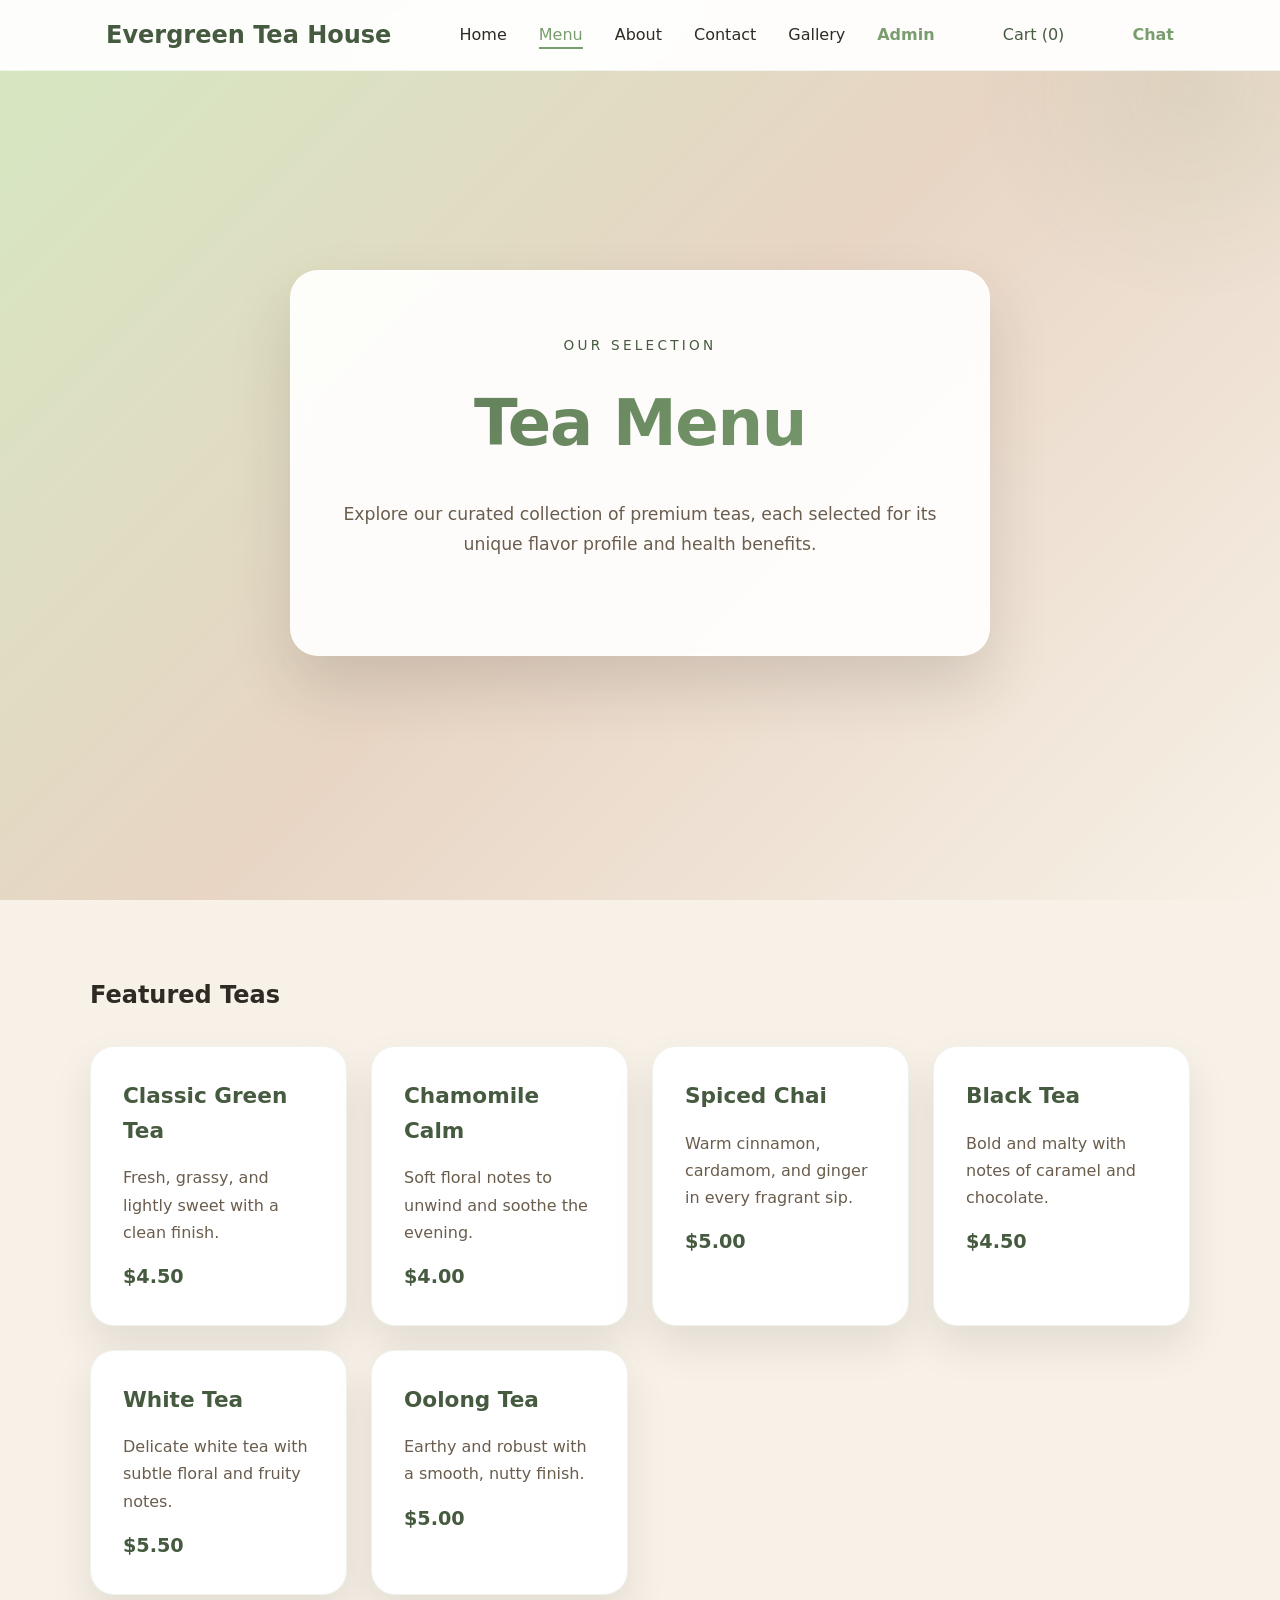
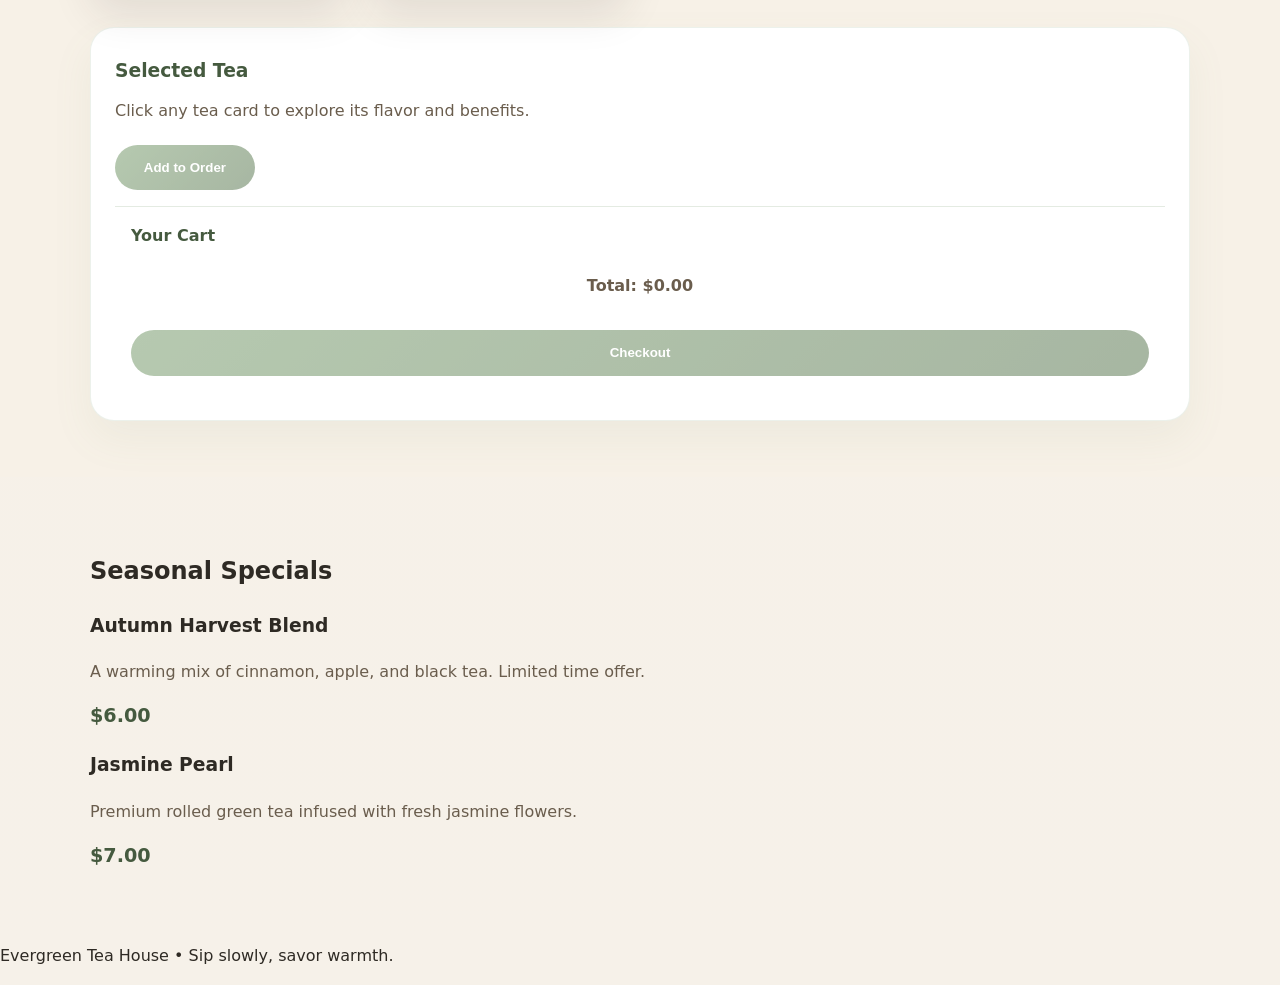
<file: menu.html>
<!DOCTYPE html>
<html lang="en">
<head>
  <meta charset="UTF-8" />
  <meta name="viewport" content="width=device-width, initial-scale=1.0" />
  <title>Menu - Evergreen Tea House</title>
  <link rel="stylesheet" href="styles.css" />
</head>
<body>
  <nav class="navbar">
    <div class="nav-container">
      <a href="index.html" class="nav-logo">Evergreen Tea House</a>
      <ul class="nav-menu">
        <li><a href="index.html">Home</a></li>
        <li><a href="menu.html">Menu</a></li>
        <li><a href="about.html">About</a></li>
        <li><a href="contact.html">Contact</a></li>
        <li><a href="gallery.html">Gallery</a></li>
        <li><a href="admin.html" style="color: var(--accent); font-weight: 600;">Admin</a></li>
      </ul>
      <div class="cart-icon">Cart (<span class="cart-count">0</span>)</div>
      <div class="chat-icon">Chat</div>
    </div>
  </nav>

  <header class="hero menu-hero">
    <div class="hero-content">
      <p class="eyebrow">Our Selection</p>
      <h1>Tea Menu</h1>
      <p class="hero-text">Explore our curated collection of premium teas, each selected for its unique flavor profile and health benefits.</p>
    </div>
  </header>

  <main>
    <section class="section menu">
      <div class="section-content">
        <h2>Featured Teas</h2>
        <div class="cards">
          <article class="card" data-detail="Fresh, grassy, and lightly sweet with a clean finish." data-benefit="Boosts focus and helps restore calm.">
            <h3>Classic Green Tea</h3>
            <p>Fresh, grassy, and lightly sweet with a clean finish.</p>
            <span class="price">$4.50</span>
          </article>
          <article class="card" data-detail="Soft floral notes to unwind and soothe the evening." data-benefit="Perfect for relaxation and an evening ritual.">
            <h3>Chamomile Calm</h3>
            <p>Soft floral notes to unwind and soothe the evening.</p>
            <span class="price">$4.00</span>
          </article>
          <article class="card" data-detail="Warm cinnamon, cardamom, and ginger in every fragrant sip." data-benefit="Comforting spice blend to energize and soothe.">
            <h3>Spiced Chai</h3>
            <p>Warm cinnamon, cardamom, and ginger in every fragrant sip.</p>
            <span class="price">$5.00</span>
          </article>
          <article class="card" data-detail="Bold and malty with notes of caramel and chocolate." data-benefit="Rich antioxidant properties and comforting warmth.">
            <h3>Black Tea</h3>
            <p>Bold and malty with notes of caramel and chocolate.</p>
            <span class="price">$4.50</span>
          </article>
          <article class="card" data-detail="Delicate white tea with subtle floral and fruity notes." data-benefit="High in antioxidants, gentle and refreshing.">
            <h3>White Tea</h3>
            <p>Delicate white tea with subtle floral and fruity notes.</p>
            <span class="price">$5.50</span>
          </article>
          <article class="card" data-detail="Earthy and robust with a smooth, nutty finish." data-benefit="Supports digestion and provides steady energy.">
            <h3>Oolong Tea</h3>
            <p>Earthy and robust with a smooth, nutty finish.</p>
            <span class="price">$5.00</span>
          </article>
        </div>
        <aside class="selection-panel" aria-live="polite">
          <h3>Selected Tea</h3>
          <p class="selection-text">Click any tea card to explore its flavor and benefits.</p>
          <button class="action-button add-order-button" disabled>Add to Order</button>
          <div class="cart-summary">
            <h4>Your Cart</h4>
            <ul class="cart-items"></ul>
            <p class="cart-total">Total: $0.00</p>
            <button class="action-button checkout-button" disabled>Checkout</button>
          </div>
        </aside>
      </div>
    </section>

    <section class="section specials">
      <div class="section-content">
        <h2>Seasonal Specials</h2>
        <div class="specials-grid">
          <div class="special-item" data-detail="A warming mix of cinnamon, apple, and black tea." data-benefit="Perfect for cozy autumn evenings.">
            <h3>Autumn Harvest Blend</h3>
            <p>A warming mix of cinnamon, apple, and black tea. Limited time offer.</p>
            <span class="price">$6.00</span>
          </div>
          <div class="special-item" data-detail="Premium rolled green tea infused with fresh jasmine flowers." data-benefit="Elegant and aromatic experience.">
            <h3>Jasmine Pearl</h3>
            <p>Premium rolled green tea infused with fresh jasmine flowers.</p>
            <span class="price">$7.00</span>
          </div>
        </div>
      </div>
    </section>
  </main>

  <footer class="footer">
    <p>Evergreen Tea House • Sip slowly, savor warmth.</p>
  </footer>

  <div id="chat-modal" class="chat-modal">
    <div class="chat-container">
      <div class="chat-header">
        <h3>Tea Assistant</h3>
        <button class="close-chat">&times;</button>
      </div>
      <div class="chat-messages" id="chat-messages">
        <div class="message bot-message">
          <p>Hello! I'm your Tea Assistant. How can I help you today? Ask me about our teas or recommendations!</p>
        </div>
      </div>
      <div class="chat-input">
        <input type="text" id="chat-input" placeholder="Type your message...">
        <button id="send-chat">Send</button>
      </div>
    </div>
  </div>

  <div id="cart-modal" class="cart-modal">
    <div class="cart-container">
      <div class="cart-header">
        <h3>Your Cart</h3>
        <button class="close-cart">&times;</button>
      </div>
      <div class="cart-summary">
        <ul class="cart-items"></ul>
        <p class="cart-total">Total: $0.00</p>
        <button class="checkout-button action-button" disabled>Checkout</button>
      </div>
    </div>
  </div>

  <script src="script.js"></script>
</body>
</html>
</file>
<file: styles.css>
:root {
  --bg: #f6f1e9;
  --surface: #ffffff;
  --text: #2e2a24;
  --muted: #6a5d4d;
  --accent: #7a9d6f;
  --accent-dark: #455a3f;
  --shadow: 0 20px 40px rgba(46, 42, 36, 0.1);
  --shadow-lg: 0 30px 60px rgba(46, 42, 36, 0.15);
  --transition: all 0.35s cubic-bezier(0.4, 0, 0.2, 1);
  --surface-soft: rgba(255, 255, 255, 0.92);
}

* {
  box-sizing: border-box;
}

body {
  margin: 0;
  font-family: "Segoe UI", system-ui, -apple-system, BlinkMacSystemFont, sans-serif;
  background: radial-gradient(circle at top, rgba(122, 157, 111, 0.12), transparent 35%),
    linear-gradient(180deg, #f7f1e7 0%, #f6f1e9 100%);
  color: var(--text);
  line-height: 1.6;
  overflow-x: hidden;
  scroll-behavior: smooth;
}

/* Navbar Styles */
.navbar {
  position: fixed;
  top: 0;
  width: 100%;
  background: rgba(255, 255, 255, 0.95);
  backdrop-filter: blur(10px);
  border-bottom: 1px solid rgba(122, 157, 111, 0.1);
  z-index: 1000;
  transition: var(--transition);
}

.nav-container {
  max-width: 1100px;
  margin: 0 auto;
  padding: 0 1rem;
  display: flex;
  justify-content: space-between;
  align-items: center;
  height: 70px;
}

.nav-logo {
  font-size: 1.5rem;
  font-weight: 700;
  color: var(--accent-dark);
  text-decoration: none;
  transition: var(--transition);
}

.nav-logo:hover {
  color: var(--accent);
}

.nav-menu {
  display: flex;
  list-style: none;
  margin: 0;
  padding: 0;
  gap: 2rem;
}

.nav-menu a {
  color: var(--text);
  text-decoration: none;
  font-weight: 500;
  transition: var(--transition);
  position: relative;
}

.nav-menu a:hover,
.nav-menu a.active {
  color: var(--accent);
}

.nav-menu a::after {
  content: '';
  position: absolute;
  bottom: -5px;
  left: 0;
  width: 0;
  height: 2px;
  background: var(--accent);
  transition: width 0.3s ease;
}

.nav-menu a:hover::after,
.nav-menu a.active::after {
  width: 100%;
}

.cart-icon {
  font-weight: 500;
  color: var(--accent-dark);
  cursor: pointer;
  transition: var(--transition);
}

.cart-icon:hover {
  color: var(--accent);
}

@media (max-width: 768px) {
  .nav-menu {
    display: none;
  }
}

.section-content {
  width: min(1100px, calc(100% - 2rem));
  margin: 0 auto;
}

.section {
  padding: 3.5rem 0;
  opacity: 0;
  transform: translateY(50px);
  transition: opacity 0.8s ease, transform 0.8s ease;
}

.section.animate {
  opacity: 1;
  transform: translateY(0);
}

a {
  color: inherit;
  text-decoration: none;
}

.hero {
  min-height: 100vh;
  background: linear-gradient(135deg, #d4e8c1 0%, #e8d5c4 50%, #f7f1e7 100%);
  display: grid;
  place-items: center;
  padding: 4rem 1rem;
  position: relative;
  overflow: hidden;
  padding-top: 90px; /* Account for fixed navbar */
}

.hero.animate {
  opacity: 1;
}

.hero::before,
.hero::after {
  content: "";
  position: absolute;
  border-radius: 50%;
  filter: blur(18px);
  opacity: 0.75;
}

.hero::before {
  width: 420px;
  height: 420px;
  background: radial-gradient(circle, rgba(122, 157, 111, 0.16) 0%, transparent 70%);
  top: -120px;
  right: -120px;
  animation: drift 18s infinite ease-in-out;
}

.gallery-hero {
  background: linear-gradient(135deg, #d4c1e8 0%, #c1e8d4 50%, #f7f1e7 100%);
}

@keyframes drift {
  0%,
  100% {
    transform: translate(0, 0);
  }
  50% {
    transform: translate(-15px, 18px);
  }
}

.hero-content {
  max-width: 700px;
  text-align: center;
  padding: 4rem 3rem;
  background: var(--surface-soft);
  border-radius: 28px;
  box-shadow: var(--shadow-lg);
  backdrop-filter: blur(10px);
  border: 1px solid rgba(255, 255, 255, 0.55);
  position: relative;
  z-index: 1;
  animation: slideUp 0.85s ease-out;
}

@keyframes slideUp {
  from {
    opacity: 0;
    transform: translateY(30px);
  }
  to {
    opacity: 1;
    transform: translateY(0);
  }
}

@keyframes fadeInUp {
  from {
    opacity: 0;
    transform: translateY(20px);
  }
  to {
    opacity: 1;
    transform: translateY(0);
  }
}

@keyframes pulse {
  0%, 100% {
    transform: scale(1);
  }
  50% {
    transform: scale(1.05);
  }
}

.eyebrow {
  margin: 0 0 1rem;
  text-transform: uppercase;
  letter-spacing: 0.24em;
  color: var(--accent-dark);
  font-size: 0.85rem;
}

h1 {
  margin: 0;
  font-size: clamp(2.5rem, 5vw, 4rem);
  font-weight: 700;
  letter-spacing: -0.02em;
  background: linear-gradient(135deg, #5f7b56 0%, #7a9d6f 100%);
  -webkit-background-clip: text;
  -webkit-text-fill-color: transparent;
  background-clip: text;
}

.hero-text {
  margin: 1.5rem 0 2rem;
  color: var(--muted);
  font-size: 1.08rem;
  line-height: 1.75;
}

.hero-panel {
  display: grid;
  grid-template-columns: minmax(0, 1fr) auto;
  gap: 1.25rem;
  align-items: center;
  justify-content: center;
}

@keyframes float {
  0%, 100% {
    transform: translateY(0px);
  }
  50% {
    transform: translateY(-10px);
  }
}

.hero-highlight {
  padding: 1.5rem 1.7rem;
  border-radius: 1.5rem;
  background: rgba(255, 255, 255, 0.92);
  border: 1px solid rgba(122, 157, 111, 0.12);
  box-shadow: 0 18px 45px rgba(122, 157, 111, 0.08);
  text-align: left;
  animation: float 6s ease-in-out infinite;
}

.hero-highlight span {
  display: block;
  color: var(--accent-dark);
  text-transform: uppercase;
  font-size: 0.75rem;
  letter-spacing: 0.24em;
  margin-bottom: 0.5rem;
}

.hero-highlight strong {
  display: block;
  font-size: 1.5rem;
  margin-bottom: 0.5rem;
  color: #3f5639;
}

.hero-highlight p {
  margin: 0;
  color: var(--muted);
  line-height: 1.6;
}

.cta-button {
  display: inline-flex;
  align-items: center;
  justify-content: center;
  padding: 1.1rem 2.2rem;
  border-radius: 50px;
  background: linear-gradient(135deg, #7a9d6f 0%, #5f7b56 100%);
  color: white;
  font-weight: 600;
  font-size: 1rem;
  box-shadow: 0 20px 40px rgba(122, 157, 111, 0.25);
  border: none;
  cursor: pointer;
  transition: var(--transition);
  position: relative;
  overflow: hidden;
}

.cta-button::before {
  content: "";
  position: absolute;
  top: 0;
  left: -120%;
  width: 120%;
  height: 100%;
  background: linear-gradient(90deg, transparent, rgba(255,255,255,0.22), transparent);
  transition: left 0.45s ease;
}

.cta-button:hover {
  transform: translateY(-3px);
  box-shadow: 0 25px 50px rgba(122, 157, 111, 0.35);
}

.cta-button:hover::before {
  left: 0;
}

.section {
  opacity: 1;
  transform: none;
  transition: opacity 0.6s ease, transform 0.6s ease;
}

.card {
  position: relative;
  padding: 2rem;
  border-radius: 24px;
  background: var(--surface);
  border: 1px solid rgba(122, 157, 111, 0.12);
  box-shadow: var(--shadow);
  transition: transform 0.35s ease, box-shadow 0.35s ease, border-color 0.35s ease;
  cursor: pointer;
}

.card::before {
  content: "";
  position: absolute;
  top: 0;
  left: 0;
  right: 0;
  height: 4px;
  background: linear-gradient(90deg, #7a9d6f, #5f7b56);
  transform: scaleX(0);
  transform-origin: left;
  transition: transform 0.35s ease;
}

.card:hover,
.card.focused {
  transform: translateY(-8px);
  box-shadow: var(--shadow-lg);
  border-color: var(--accent);
}

.card:hover::before,
.card.focused::before {
  transform: scaleX(1);
}

.card h3 {
  margin-top: 0;
  margin-bottom: 1rem;
  font-size: 1.35rem;
  color: var(--accent-dark);
}

.card p {
  margin: 0;
  color: var(--muted);
  line-height: 1.7;
  font-size: 1rem;
}

.price {
  display: block;
  margin-top: 1rem;
  font-size: 1.2rem;
  font-weight: 600;
  color: var(--accent-dark);
}

.section p,
.section li {
  color: var(--muted);
  font-size: 1rem;
}

.intro {
  background: #fff;
}

.menu {
  background: #f7f1e7;
}

.cards {
  display: grid;
  gap: 1.5rem;
  grid-template-columns: repeat(auto-fit, minmax(250px, 1fr));
  margin-top: 2rem;
}

.selection-panel {
  margin-top: 2rem;
  padding: 1.75rem 1.5rem;
  border-radius: 24px;
  background: #ffffff;
  border: 1px solid rgba(122, 157, 111, 0.14);
  box-shadow: 0 18px 40px rgba(122, 157, 111, 0.08);
}

.selection-panel h3 {
  margin-top: 0;
  margin-bottom: 0.75rem;
  color: var(--accent-dark);
}

.selection-panel .selection-text {
  margin: 0 0 1.25rem;
  color: var(--muted);
  line-height: 1.7;
}

.action-button {
  display: inline-flex;
  align-items: center;
  justify-content: center;
  padding: 0.95rem 1.8rem;
  border-radius: 999px;
  border: none;
  color: white;
  background: linear-gradient(135deg, #7a9d6f 0%, #5f7b56 100%);
  cursor: pointer;
  font-weight: 600;
  transition: var(--transition);
}

.action-button:hover:enabled {
  transform: translateY(-2px);
  box-shadow: 0 20px 30px rgba(122, 157, 111, 0.22);
}

.action-button:disabled {
  opacity: 0.55;
  cursor: not-allowed;
}

.about {
  background: #ffffff;
}

.split {
  display: grid;
  gap: 2rem;
  grid-template-columns: repeat(2, minmax(0, 1fr));
}

.about ul {
  padding-left: 1.3rem;
}

.about li {
  margin-bottom: 0.9rem;
}

.subscribe {
  background: linear-gradient(180deg, rgba(122, 157, 111, 0.12) 0%, rgba(255,255,255,0.96) 100%);
}

.subscribe-content {
  display: grid;
  gap: 1.5rem;
  grid-template-columns: 1.2fr 1fr;
  align-items: center;
  padding: 2.5rem 0;
}

#subscribe-form {
  display: grid;
  gap: 1rem;
}

#subscribe-form label {
  font-weight: 600;
  color: var(--accent-dark);
}

#subscribe-form input {
  width: 100%;
  padding: 1rem 1.2rem;
  border-radius: 16px;
  border: 1px solid rgba(122, 157, 111, 0.2);
  background: #fff;
  color: var(--text);
  outline: none;
  font-size: 1rem;
}

#subscribe-form input:focus {
  border-color: var(--accent);
  box-shadow: 0 0 0 4px rgba(122, 157, 111, 0.08);
}

.form-message {
  margin: 0;
  color: var(--accent-dark);
  font-size: 0.95rem;
}

.story {
  background: #ffffff;
}

.story-content {
  display: grid;
  gap: 3rem;
  grid-template-columns: 1fr 1fr;
  align-items: center;
}

.story-text p {
  margin-bottom: 1.5rem;
  line-height: 1.8;
}

.placeholder-image {
  width: 100%;
  height: 300px;
  background: linear-gradient(135deg, #e8d5c4, #d4e8c1);
  border-radius: 16px;
  display: flex;
  align-items: center;
  justify-content: center;
  color: var(--accent-dark);
  font-weight: 600;
  border: 2px dashed rgba(122, 157, 111, 0.3);
}

.values {
  background: #f7f1e7;
}

.values-grid {
  display: grid;
  gap: 2rem;
  grid-template-columns: repeat(auto-fit, minmax(250px, 1fr));
  margin-top: 2rem;
}

.value-item {
  padding: 2rem;
  border-radius: 16px;
  background: var(--surface);
  text-align: center;
  transition: transform 0.3s ease;
}

.value-item:hover {
  transform: translateY(-5px);
}

.value-item h3 {
  margin-top: 0;
  margin-bottom: 1rem;
  color: var(--accent-dark);
}

.team {
  background: #ffffff;
}

.team-grid {
  display: grid;
  gap: 2rem;
  grid-template-columns: repeat(auto-fit, minmax(250px, 1fr));
  margin-top: 2rem;
}

.team-member {
  text-align: center;
}

.member-image {
  margin-bottom: 1rem;
}

.team-member h3 {
  margin-top: 0;
  margin-bottom: 0.5rem;
  color: var(--accent-dark);
}

.team-member p:first-of-type {
  color: var(--accent);
  font-weight: 600;
  margin-bottom: 1rem;
}

.contact-info {
  background: #ffffff;
}

.contact-grid {
  display: grid;
  gap: 3rem;
  grid-template-columns: 1fr 1fr;
}

.contact-details h2,
.contact-form h2 {
  margin-bottom: 2rem;
  color: var(--accent-dark);
}

.contact-item {
  margin-bottom: 2rem;
}

.contact-item h3 {
  margin-top: 0;
  margin-bottom: 0.5rem;
  color: var(--accent-dark);
  font-size: 1.1rem;
}

.contact-item p {
  margin: 0;
  color: var(--muted);
  line-height: 1.6;
}

.form-group {
  margin-bottom: 1.5rem;
}

.form-group label {
  display: block;
  margin-bottom: 0.5rem;
  font-weight: 600;
  color: var(--accent-dark);
}

.form-group input,
.form-group textarea {
  width: 100%;
  padding: 1rem;
  border-radius: 12px;
  border: 1px solid rgba(122, 157, 111, 0.2);
  background: #fff;
  color: var(--text);
  outline: none;
  font-size: 1rem;
  transition: border-color 0.3s ease;
}

.form-group input:focus,
.form-group textarea:focus {
  border-color: var(--accent);
  box-shadow: 0 0 0 3px rgba(122, 157, 111, 0.1);
}

.location {
  background: #f7f1e7;
}

.map-placeholder {
  text-align: center;
  margin-top: 2rem;
}

.gallery-section {
  background: #ffffff;
}

.gallery-grid {
  display: grid;
  gap: 2rem;
  grid-template-columns: repeat(auto-fit, minmax(300px, 1fr));
  margin-top: 2rem;
}

.gallery-item {
  border-radius: 16px;
  overflow: hidden;
  transition: transform 0.3s ease;
}

.gallery-item:hover {
  transform: translateY(-5px);
}

.gallery-item .placeholder-image {
  height: 250px;
  border-radius: 16px 16px 0 0;
  margin: 0;
}

.gallery-item p {
  padding: 1rem;
  margin: 0;
  background: var(--surface);
  color: var(--muted);
  line-height: 1.6;
}

.events {
  background: #f7f1e7;
}

.events-grid {
  display: grid;
  gap: 2rem;
  grid-template-columns: repeat(auto-fit, minmax(300px, 1fr));
  margin-top: 2rem;
}

.event-item {
  padding: 2rem;
  border-radius: 16px;
  background: var(--surface);
  transition: transform 0.3s ease;
}

.event-item:hover {
  transform: translateY(-5px);
}

.event-item h3 {
  margin-top: 0;
  margin-bottom: 1rem;
  color: var(--accent-dark);
}

.event-item p {
  margin: 0 0 1rem;
  color: var(--muted);
  line-height: 1.6;
}

.event-date {
  display: block;
  margin-top: 1rem;
  font-weight: 600;
  color: var(--accent);
}

@media (max-width: 920px) {
  .hero-panel,
  .subscribe-content,
  .split {
    grid-template-columns: 1fr;
  }
}

@media (max-width: 720px) {
  .hero-content {
    padding: 2rem;
  }

  .cards {
    grid-template-columns: 1fr;
  }

  .selection-panel {
    margin-top: 1.5rem;
  }
}

/* Cart Styles */
.cart-summary {
  margin-top: 1rem;
  padding-top: 1rem;
  border-top: 1px solid rgba(122, 157, 111, 0.2);
}

.cart-summary h4 {
  margin: 0 0 0.5rem 0;
  font-size: 1rem;
  color: var(--accent-dark);
}

.cart-items {
  list-style: none;
  padding: 0;
  margin: 0 0 0.5rem 0;
  max-height: 150px;
  overflow-y: auto;
}

.cart-items li {
  display: flex;
  justify-content: space-between;
  align-items: center;
  padding: 0.25rem 0;
  font-size: 0.9rem;
}

.cart-items button {
  background: var(--accent);
  color: white;
  border: none;
  padding: 0.2rem 0.5rem;
  border-radius: 4px;
  cursor: pointer;
  font-size: 0.8rem;
  transition: var(--transition);
}

.cart-items button:hover {
  background: var(--accent-dark);
}

.cart-total {
  font-weight: bold;
  margin: 0.5rem 0;
  color: var(--accent-dark);
}

.checkout-button {
  width: 100%;
  margin-top: 0.5rem;
}

/* Chat Styles */
.chat-icon {
  cursor: pointer;
  color: var(--accent);
  font-weight: 600;
  transition: var(--transition);
}

.chat-icon:hover {
  color: var(--accent-dark);
}

.chat-modal {
  display: none;
  position: fixed;
  top: 0;
  left: 0;
  width: 100%;
  height: 100%;
  background: rgba(0, 0, 0, 0.5);
  z-index: 2000;
  justify-content: center;
  align-items: center;
}

.chat-container {
  background: white;
  border-radius: 16px;
  width: 90%;
  max-width: 400px;
  max-height: 80vh;
  display: flex;
  flex-direction: column;
  box-shadow: var(--shadow-lg);
}

.chat-header {
  display: flex;
  justify-content: space-between;
  align-items: center;
  padding: 1rem 1.5rem;
  border-bottom: 1px solid rgba(0, 0, 0, 0.1);
  background: var(--accent);
  color: white;
  border-radius: 16px 16px 0 0;
}

.chat-header h3 {
  margin: 0;
  font-size: 1.2rem;
}

.close-chat {
  background: none;
  border: none;
  color: white;
  font-size: 1.5rem;
  cursor: pointer;
}

.chat-messages {
  flex: 1;
  padding: 1rem;
  overflow-y: auto;
  max-height: 400px;
}

.message {
  margin-bottom: 1rem;
  padding: 0.75rem 1rem;
  border-radius: 12px;
  max-width: 80%;
}

.bot-message {
  background: #f0f0f0;
  align-self: flex-start;
}

.user-message {
  background: var(--accent);
  color: white;
  align-self: flex-end;
  margin-left: auto;
}

.chat-input {
  display: flex;
  padding: 1rem;
  border-top: 1px solid rgba(0, 0, 0, 0.1);
}

.chat-input input {
  flex: 1;
  padding: 0.75rem;
  border: 1px solid rgba(0, 0, 0, 0.2);
  border-radius: 8px 0 0 8px;
  outline: none;
}

.chat-input button {
  padding: 0.75rem 1rem;
  background: var(--accent);
  color: white;
  border: none;
  border-radius: 0 8px 8px 0;
  cursor: pointer;
  transition: var(--transition);
}

.chat-input button:hover {
  background: var(--accent-dark);
}

/* Cart Modal Styles */
.cart-modal {
  display: none;
  position: fixed;
  top: 0;
  left: 0;
  width: 100%;
  height: 100%;
  background: rgba(0, 0, 0, 0.5);
  z-index: 2000;
  justify-content: center;
  align-items: center;
}

.cart-container {
  background: white;
  border-radius: 16px;
  width: 90%;
  max-width: 400px;
  max-height: 80vh;
  display: flex;
  flex-direction: column;
  box-shadow: var(--shadow-lg);
}

.cart-header {
  display: flex;
  justify-content: space-between;
  align-items: center;
  padding: 1rem 1.5rem;
  border-bottom: 1px solid rgba(0, 0, 0, 0.1);
  background: var(--accent);
  color: white;
  border-radius: 16px 16px 0 0;
}

.cart-header h3 {
  margin: 0;
  font-size: 1.2rem;
}

.close-cart {
  background: none;
  border: none;
  color: white;
  font-size: 1.5rem;
  cursor: pointer;
}

.cart-summary {
  padding: 1rem;
  flex: 1;
  overflow-y: auto;
}

.cart-items {
  list-style: none;
  padding: 0;
  margin: 0 0 1rem 0;
  max-height: 200px;
  overflow-y: auto;
}

.cart-items li {
  display: flex;
  justify-content: space-between;
  align-items: center;
  padding: 0.5rem 0;
  border-bottom: 1px solid rgba(0, 0, 0, 0.1);
}

.cart-items button {
  background: var(--accent);
  color: white;
  border: none;
  padding: 0.2rem 0.5rem;
  border-radius: 4px;
  cursor: pointer;
  font-size: 0.8rem;
  transition: var(--transition);
}

.cart-items button:hover {
  background: var(--accent-dark);
}

.cart-total {
  font-weight: bold;
  margin: 1rem 0;
  color: var(--accent-dark);
  text-align: center;
}

.checkout-button {
  width: 100%;
  margin-top: 1rem;
}
</file>
<file: admin.css>
/* Admin Dashboard Styles */

:root {
  --admin-bg: #f5f5f5;
  --admin-sidebar: #2c3e50;
  --admin-text: #333;
  --admin-border: #ddd;
  --admin-hover: #ecf0f1;
}

.admin-wrapper {
  font-family: "Segoe UI", system-ui, -apple-system, BlinkMacSystemFont, sans-serif;
  background: var(--admin-bg);
  color: var(--admin-text);
}

/* Login Screen */
.login-screen {
  display: none;
  position: fixed;
  top: 0;
  left: 0;
  width: 100%;
  height: 100%;
  background: linear-gradient(135deg, var(--accent) 0%, var(--accent-dark) 100%);
  justify-content: center;
  align-items: center;
  z-index: 9999;
  animation: loginBgFadeIn 0.5s ease;
}

.login-screen.active {
  display: flex;
  animation: loginFadeIn 0.6s ease;
}

@keyframes loginBgFadeIn {
  from { opacity: 0; }
  to { opacity: 1; }
}

@keyframes loginFadeIn {
  from { 
    opacity: 0; 
    transform: scale(0.9) translateY(20px); 
  }
  to { 
    opacity: 1; 
    transform: scale(1) translateY(0); 
  }
}

.login-container {
  background: white;
  padding: 3rem 2.5rem;
  border-radius: 12px;
  box-shadow: 0 10px 40px rgba(0, 0, 0, 0.2);
  width: 100%;
  max-width: 400px;
  animation: loginContainerSlideIn 0.8s ease;
}

@keyframes loginContainerSlideIn {
  from { 
    opacity: 0; 
    transform: translateY(-30px); 
  }
  to { 
    opacity: 1; 
    transform: translateY(0); 
  }
}

.login-container h1 {
  margin-top: 0;
  color: var(--accent-dark);
  text-align: center;
}

.login-container p {
  text-align: center;
  color: var(--muted);
  margin-bottom: 2rem;
}

.login-hint {
  font-size: 0.85rem;
  color: var(--muted);
  text-align: center;
  margin-top: 1rem;
}

/* Admin Dashboard Layout */
.admin-dashboard {
  display: flex;
  min-height: 100vh;
  opacity: 0;
  transform: translateX(-20px);
  transition: all 0.5s ease;
}

.admin-dashboard.animate-in {
  opacity: 1;
  transform: translateX(0);
}

.admin-sidebar {
  width: 250px;
  background: var(--admin-sidebar);
  color: white;
  padding: 2rem 0;
  position: fixed;
  left: 0;
  top: 0;
  height: 100vh;
  overflow-y: auto;
  z-index: 100;
}

.sidebar-header {
  padding: 2rem 0 1rem;
  margin-bottom: 2rem;
  display: flex;
  flex-direction: column;
  align-items: center;
  justify-content: center;
  gap: 1rem;
}

.admin-logo {
  width: 60px;
  height: 60px;
  transition: all 0.3s ease;
  display: block;
}

.admin-logo path {
  vector-effect: non-scaling-stroke;
}

.admin-logo:hover {
  transform: scale(1.1);
  filter: drop-shadow(0 0 10px rgba(255, 255, 255, 0.3));
}

.logout-btn {
  width: 100%;
  padding: 0.5rem 1rem;
  background: rgba(255, 255, 255, 0.2);
  color: white;
  border: 1px solid rgba(255, 255, 255, 0.3);
  border-radius: 6px;
  cursor: pointer;
  transition: all 0.3s ease;
  position: relative;
  overflow: hidden;
}

.logout-btn::before {
  content: '';
  position: absolute;
  top: 0;
  left: -100%;
  width: 100%;
  height: 100%;
  background: linear-gradient(90deg, transparent, rgba(255, 0, 0, 0.2), transparent);
  transition: left 0.5s ease;
}

.logout-btn:hover::before {
  left: 100%;
}

.logout-btn:hover {
  background: rgba(255, 255, 255, 0.3);
  transform: translateX(5px);
}

.admin-nav {
  display: flex;
  flex-direction: column;
  gap: 0.5rem;
}

.nav-item {
  padding: 1rem 1.5rem;
  background: none;
  border: none;
  color: rgba(255, 255, 255, 0.8);
  text-align: left;
  cursor: pointer;
  transition: all 0.3s ease;
  font-size: 1rem;
  position: relative;
  overflow: hidden;
}

.nav-item::before {
  content: '';
  position: absolute;
  top: 0;
  left: -100%;
  width: 100%;
  height: 100%;
  background: linear-gradient(90deg, transparent, rgba(255, 255, 255, 0.1), transparent);
  transition: left 0.5s ease;
}

.nav-item:hover::before {
  left: 100%;
}

.nav-item:hover {
  background: rgba(255, 255, 255, 0.1);
  color: white;
  transform: translateX(5px);
}

.nav-item.active {
  background: var(--accent);
  color: white;
  border-left: 4px solid white;
  padding-left: calc(1.5rem - 4px);
  animation: navActivePulse 0.6s ease;
}

@keyframes navActivePulse {
  0% { transform: scale(1); }
  50% { transform: scale(1.05); }
  100% { transform: scale(1); }
}

/* Admin Content Area */
.admin-content {
  margin-left: 250px;
  padding: 2rem;
  flex: 1;
}

.admin-section {
  display: none;
  animation: fadeIn 0.5s ease;
}

.admin-section.active {
  display: block;
}

@keyframes fadeIn {
  from { 
    opacity: 0; 
    transform: translateY(20px); 
  }
  to { 
    opacity: 1; 
    transform: translateY(0); 
  }
}

.admin-section h1 {
  color: var(--accent-dark);
  margin-bottom: 2rem;
}

/* Stats Grid */
.stats-grid {
  display: grid;
  grid-template-columns: repeat(auto-fit, minmax(200px, 1fr));
  gap: 1.5rem;
  margin-bottom: 2rem;
}

.stat-card {
  background: white;
  padding: 1.5rem;
  border-radius: 8px;
  border-left: 4px solid var(--accent);
  box-shadow: 0 2px 8px rgba(0, 0, 0, 0.1);
  transition: all 0.3s ease;
  animation: statCardSlideIn 0.6s ease both;
}

.stat-card:nth-child(1) { animation-delay: 0.1s; }
.stat-card:nth-child(2) { animation-delay: 0.2s; }
.stat-card:nth-child(3) { animation-delay: 0.3s; }
.stat-card:nth-child(4) { animation-delay: 0.4s; }

@keyframes statCardSlideIn {
  from { 
    opacity: 0; 
    transform: translateY(30px) scale(0.95); 
  }
  to { 
    opacity: 1; 
    transform: translateY(0) scale(1); 
  }
}

.stat-card:hover {
  transform: translateY(-5px);
  box-shadow: 0 8px 25px rgba(0, 0, 0, 0.15);
}

.stat-card h3 {
  margin: 0 0 1rem 0;
  color: var(--muted);
  font-size: 0.9rem;
}

.stat-value {
  font-size: 2rem;
  font-weight: bold;
  color: var(--accent-dark);
  margin: 0;
  animation: statValueCountUp 1s ease both;
}

@keyframes statValueCountUp {
  from { 
    opacity: 0; 
    transform: scale(0.8) rotateX(90deg); 
  }
  to { 
    opacity: 1; 
    transform: scale(1) rotateX(0deg); 
  }
}

/* Tables */
table {
  width: 100%;
  border-collapse: collapse;
  background: white;
  border-radius: 8px;
  overflow: hidden;
  box-shadow: 0 2px 8px rgba(0, 0, 0, 0.1);
  margin-top: 1rem;
  animation: tableSlideIn 0.5s ease;
}

@keyframes tableSlideIn {
  from { 
    opacity: 0; 
    transform: translateY(20px); 
  }
  to { 
    opacity: 1; 
    transform: translateY(0); 
  }
}

table th {
  background: var(--accent);
  color: white;
  padding: 1rem;
  text-align: left;
  font-weight: 600;
  animation: tableHeaderSlide 0.4s ease;
}

@keyframes tableHeaderSlide {
  from { transform: translateY(-10px); opacity: 0; }
  to { transform: translateY(0); opacity: 1; }
}

table td {
  padding: 1rem;
  border-bottom: 1px solid var(--admin-border);
  transition: all 0.2s ease;
}

table tr {
  animation: tableRowFadeIn 0.3s ease both;
}

table tr:nth-child(1) { animation-delay: 0.1s; }
table tr:nth-child(2) { animation-delay: 0.15s; }
table tr:nth-child(3) { animation-delay: 0.2s; }
table tr:nth-child(4) { animation-delay: 0.25s; }
table tr:nth-child(5) { animation-delay: 0.3s; }

@keyframes tableRowFadeIn {
  from { opacity: 0; transform: translateX(-10px); }
  to { opacity: 1; transform: translateX(0); }
}

table tr:hover {
  background: var(--admin-hover);
  transform: scale(1.01);
}

table tr:last-child td {
  border-bottom: none;
}

/* Recent Orders */
.recent-orders {
  background: white;
  padding: 2rem;
  border-radius: 8px;
  box-shadow: 0 2px 8px rgba(0, 0, 0, 0.1);
}

.recent-orders h2 {
  margin-top: 0;
  color: var(--accent-dark);
}

/* Tea Management */
.add-tea-btn {
  margin-bottom: 1rem;
}

.tea-form {
  background: white;
  padding: 2rem;
  border-radius: 8px;
  margin-bottom: 2rem;
  box-shadow: 0 2px 8px rgba(0, 0, 0, 0.1);
}

.tea-form.hidden {
  display: none;
}

.tea-form h2 {
  margin-top: 0;
  color: var(--accent-dark);
}

.form-group {
  margin-bottom: 1.5rem;
}

.form-group label {
  display: block;
  margin-bottom: 0.5rem;
  font-weight: 600;
  color: var(--accent-dark);
}

.form-group input,
.form-group textarea {
  width: 100%;
  padding: 0.75rem;
  border: 1px solid var(--admin-border);
  border-radius: 6px;
  font-size: 1rem;
  font-family: inherit;
  transition: all 0.3s ease;
  animation: formInputSlideIn 0.4s ease both;
}

.form-group:nth-child(1) input,
.form-group:nth-child(1) textarea { animation-delay: 0.1s; }
.form-group:nth-child(2) input,
.form-group:nth-child(2) textarea { animation-delay: 0.2s; }
.form-group:nth-child(3) input,
.form-group:nth-child(3) textarea { animation-delay: 0.3s; }
.form-group:nth-child(4) input,
.form-group:nth-child(4) textarea { animation-delay: 0.4s; }
.form-group:nth-child(5) input,
.form-group:nth-child(5) textarea { animation-delay: 0.5s; }

@keyframes formInputSlideIn {
  from { 
    opacity: 0; 
    transform: translateX(-20px); 
  }
  to { 
    opacity: 1; 
    transform: translateX(0); 
  }
}

.form-group textarea {
  resize: vertical;
  min-height: 100px;
}

.form-group input:focus,
.form-group textarea:focus {
  outline: none;
  border-color: var(--accent);
  box-shadow: 0 0 0 3px rgba(122, 157, 111, 0.1);
  transform: scale(1.02);
}

.form-buttons {
  display: flex;
  gap: 1rem;
}

.form-buttons button {
  flex: 1;
}

.teas-table {
  background: white;
  border-radius: 8px;
  overflow: hidden;
  box-shadow: 0 2px 8px rgba(0, 0, 0, 0.1);
}

.action-buttons {
  display: flex;
  gap: 0.5rem;
}

.action-buttons button {
  padding: 0.4rem 0.8rem;
  font-size: 0.85rem;
  border: none;
  border-radius: 4px;
  cursor: pointer;
  transition: all 0.3s ease;
}

.edit-btn {
  background: var(--accent);
  color: white;
}

.edit-btn:hover {
  background: var(--accent-dark);
}

.delete-btn {
  background: #e74c3c;
  color: white;
}

.delete-btn:hover {
  background: #c0392b;
}

/* Orders Filter */
.orders-filter {
  display: flex;
  gap: 1rem;
  margin-bottom: 1rem;
}

.orders-filter input,
.orders-filter select {
  padding: 0.75rem;
  border: 1px solid var(--admin-border);
  border-radius: 6px;
  font-size: 1rem;
}

.orders-filter input {
  flex: 1;
}

/* Analytics */
.analytics-grid {
  display: grid;
  grid-template-columns: repeat(auto-fit, minmax(250px, 1fr));
  gap: 1.5rem;
  margin-bottom: 2rem;
}

.analytics-card {
  background: white;
  padding: 2rem;
  border-radius: 8px;
  box-shadow: 0 2px 8px rgba(0, 0, 0, 0.1);
  text-align: center;
  transition: all 0.3s ease;
  animation: analyticsCardBounceIn 0.6s ease both;
}

.analytics-card:nth-child(1) { animation-delay: 0.1s; }
.analytics-card:nth-child(2) { animation-delay: 0.2s; }
.analytics-card:nth-child(3) { animation-delay: 0.3s; }

@keyframes analyticsCardBounceIn {
  0% { 
    opacity: 0; 
    transform: scale(0.3) translateY(50px); 
  }
  50% { 
    opacity: 1; 
    transform: scale(1.05) translateY(-10px); 
  }
  70% { 
    transform: scale(0.95) translateY(5px); 
  }
  100% { 
    opacity: 1; 
    transform: scale(1) translateY(0); 
  }
}

.analytics-card:hover {
  transform: translateY(-5px) scale(1.02);
  box-shadow: 0 10px 30px rgba(0, 0, 0, 0.15);
}

.analytics-card h2 {
  margin: 0 0 1rem 0;
  color: var(--accent-dark);
}

.analytics-value {
  font-size: 2.5rem;
  font-weight: bold;
  color: var(--accent);
  margin: 0;
}

.tea-popularity {
  background: white;
  padding: 2rem;
  border-radius: 8px;
  box-shadow: 0 2px 8px rgba(0, 0, 0, 0.1);
}

.tea-popularity h2 {
  margin-top: 0;
  color: var(--accent-dark);
}

.tea-popularity ul {
  list-style: none;
  padding: 0;
  margin: 0;
}

.tea-popularity li {
  padding: 0.75rem 0;
  border-bottom: 1px solid var(--admin-border);
  display: flex;
  justify-content: space-between;
  align-items: center;
}

.tea-popularity li:last-child {
  border-bottom: none;
}

.tea-popularity .tea-count {
  background: var(--accent);
  color: white;
  padding: 0.25rem 0.75rem;
  border-radius: 20px;
  font-size: 0.85rem;
  font-weight: 600;
}

/* Settings Form */
.settings-form {
  background: white;
  padding: 2rem;
  border-radius: 8px;
  box-shadow: 0 2px 8px rgba(0, 0, 0, 0.1);
  max-width: 600px;
}

.save-settings-btn {
  margin-top: 1rem;
}

/* Enhanced Action Buttons */
.action-button {
  padding: 0.75rem 1.5rem;
  background: var(--accent);
  color: white;
  border: none;
  border-radius: 6px;
  cursor: pointer;
  font-size: 1rem;
  font-weight: 600;
  transition: all 0.3s ease;
  position: relative;
  overflow: hidden;
}

.action-button::before {
  content: '';
  position: absolute;
  top: 50%;
  left: 50%;
  width: 0;
  height: 0;
  background: rgba(255, 255, 255, 0.3);
  border-radius: 50%;
  transform: translate(-50%, -50%);
  transition: width 0.6s, height 0.6s;
}

.action-button:hover::before {
  width: 300px;
  height: 300px;
}

.action-button:hover {
  background: var(--accent-dark);
  transform: translateY(-2px);
  box-shadow: 0 4px 15px rgba(122, 157, 111, 0.3);
}

.action-button:active {
  transform: translateY(0);
}
.status-badge {
  padding: 0.4rem 0.8rem;
  border-radius: 20px;
  font-size: 0.85rem;
  font-weight: 600;
  display: inline-block;
}

.status-pending {
  background: #f39c12;
  color: white;
}

.status-completed {
  background: #27ae60;
  color: white;
}

.status-cancelled {
  background: #e74c3c;
  color: white;
}

/* Responsive */
@media (max-width: 768px) {
  .admin-sidebar {
    width: 70px;
  }

  .sidebar-header h2 {
    font-size: 1rem;
    text-align: center;
  }

  .nav-item {
    padding: 1rem 0.5rem;
    text-align: center;
    font-size: 0.8rem;
  }

  .admin-content {
    margin-left: 70px;
    padding: 1rem;
  }

  .stats-grid {
    grid-template-columns: repeat(2, 1fr);
    gap: 1rem;
  }

  .stat-card {
    padding: 1rem;
  }

  .stat-value {
    font-size: 1.5rem;
  }

  table {
    font-size: 0.9rem;
  }

  table th,
  table td {
    padding: 0.75rem;
  }
}
</file>
